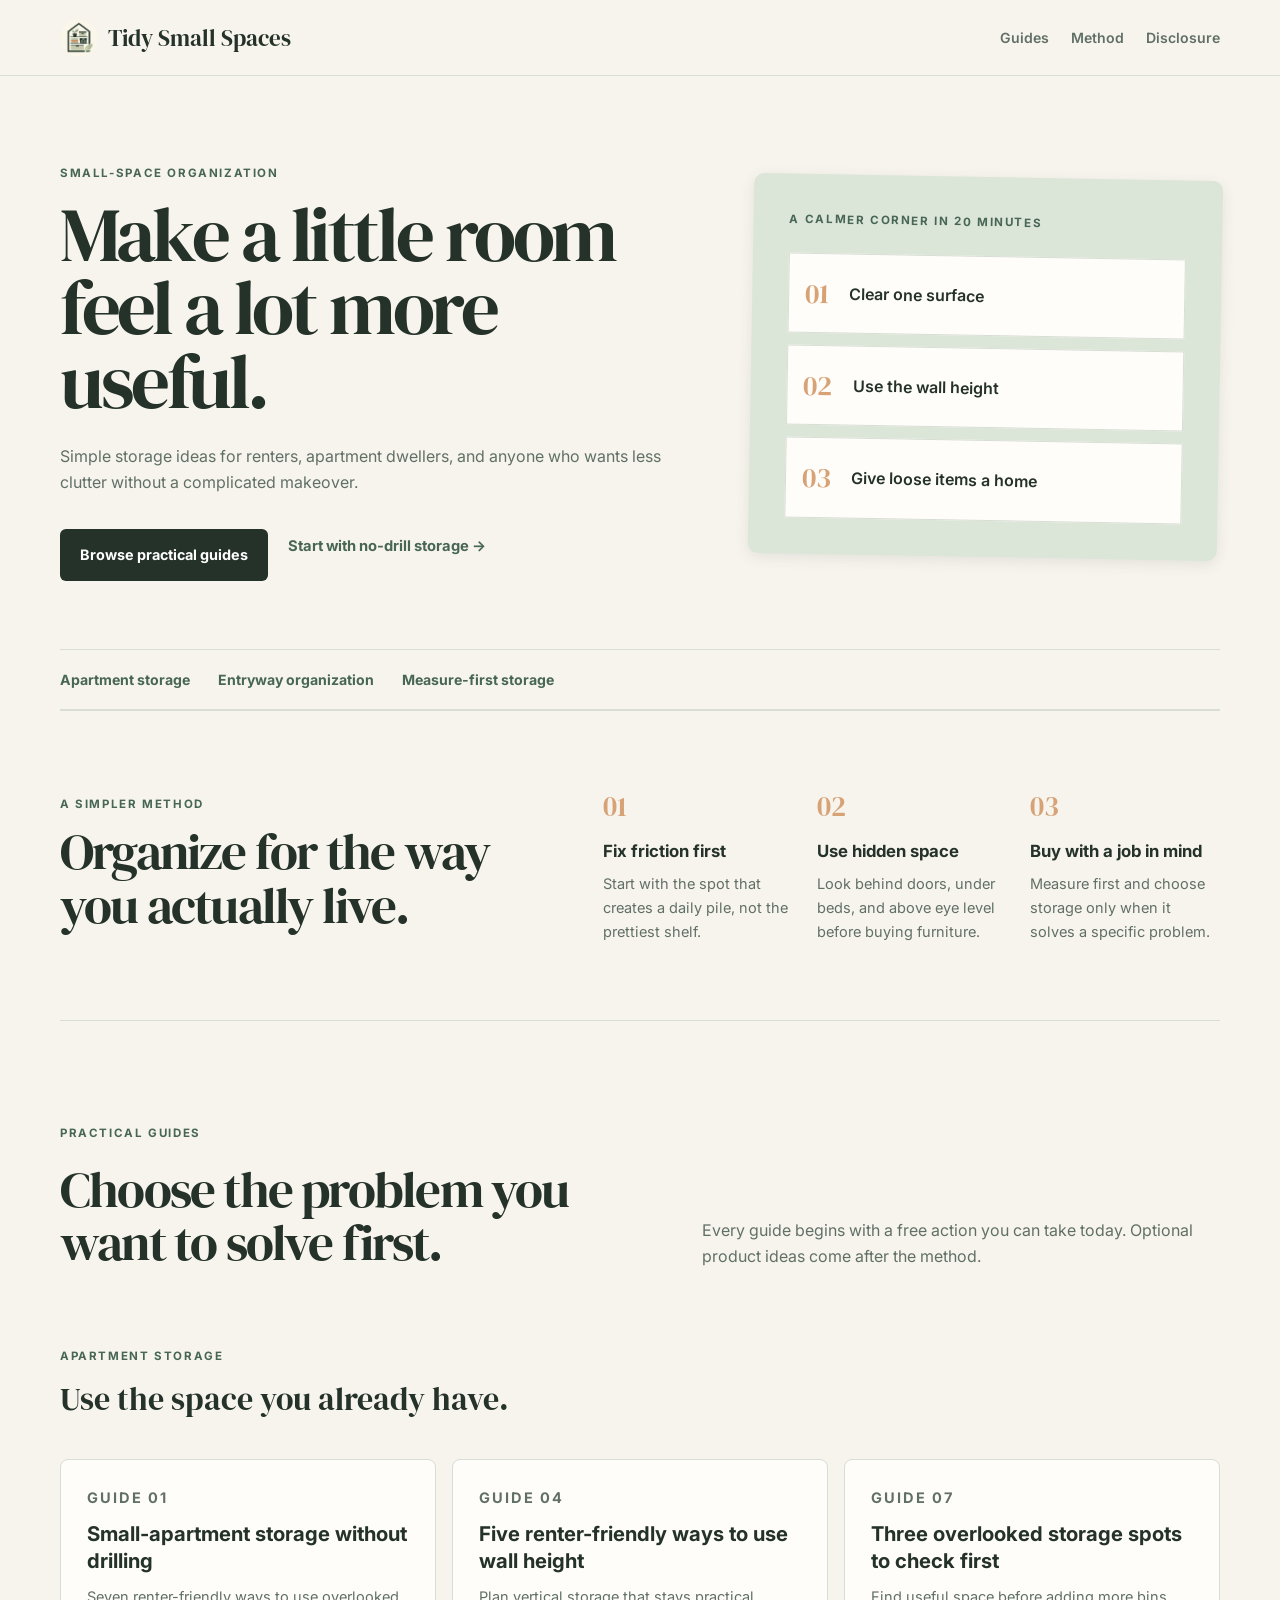
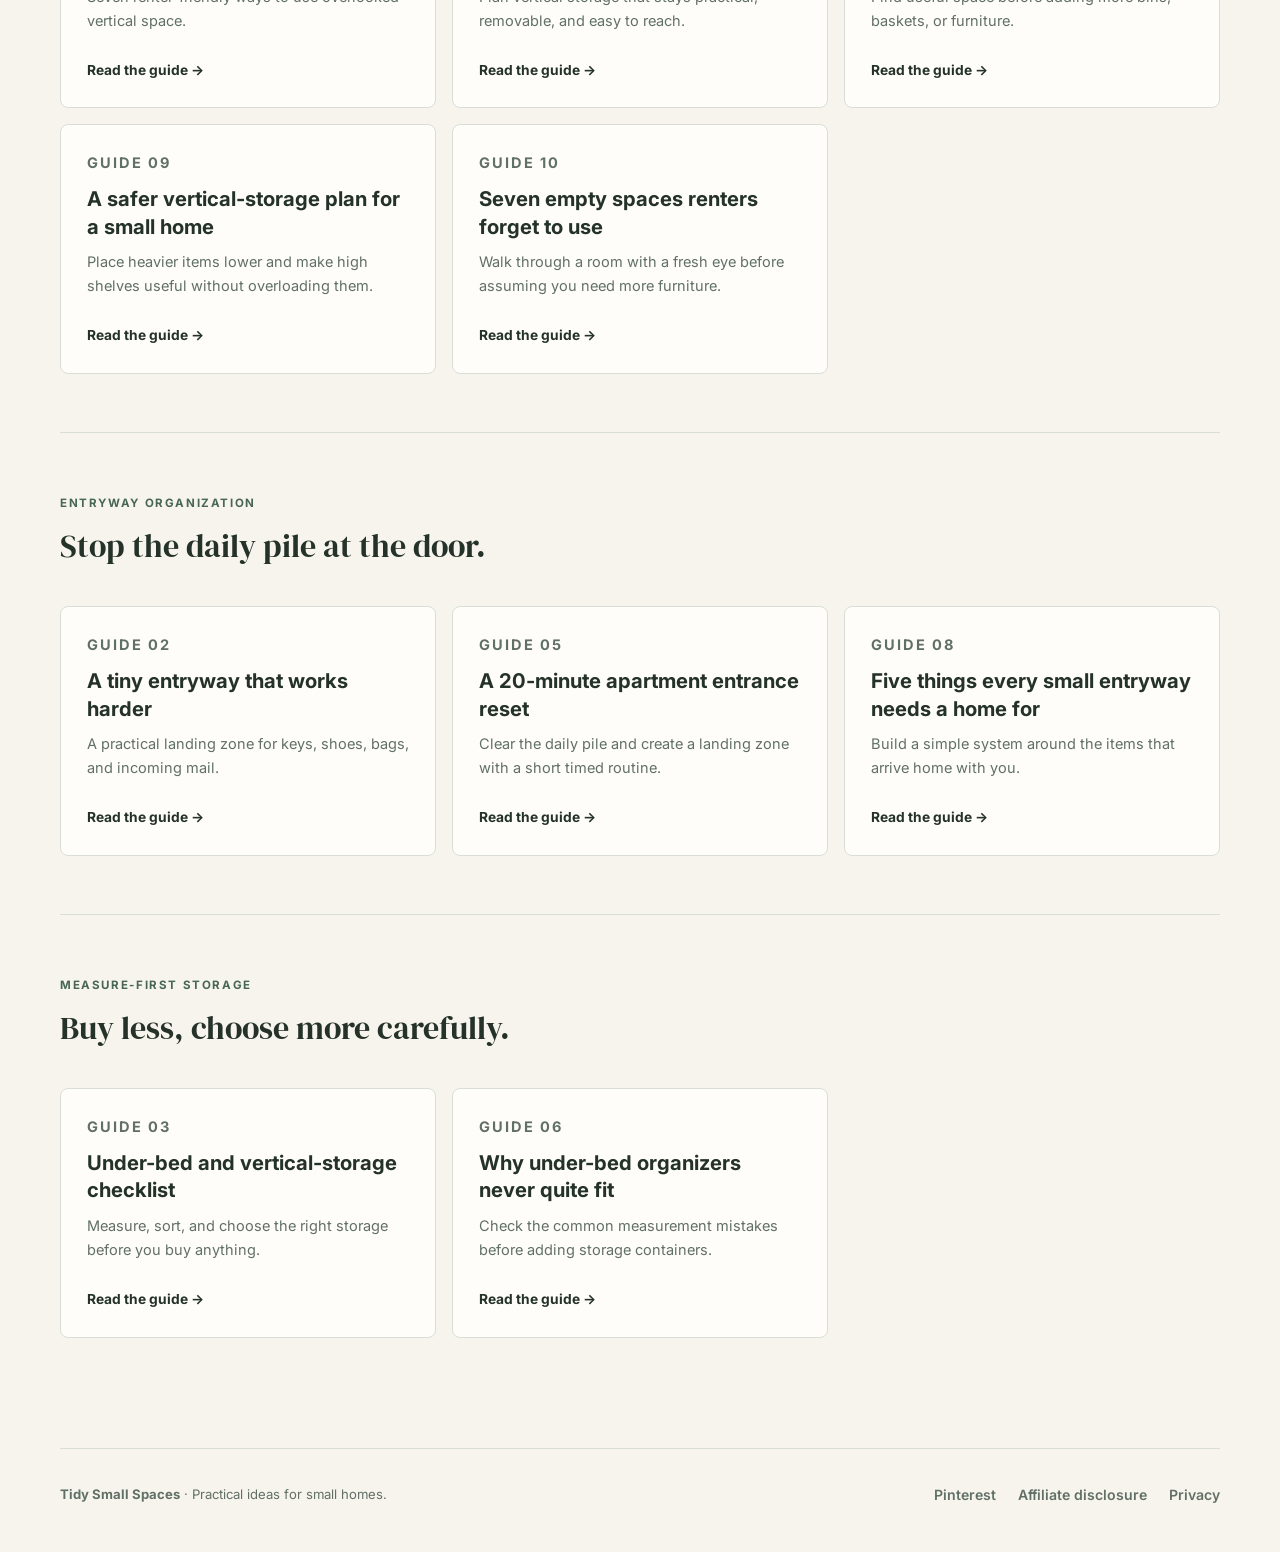
<file: index.html>
<!DOCTYPE html>
<html lang="en">
  <head>
    <meta charset="UTF-8" />
    <meta name="viewport" content="width=device-width, initial-scale=1.0" />
    <meta name="description" content="Practical, renter-friendly small-space organization ideas for calmer everyday living." />
    <title>Tidy Small Spaces | Practical organization ideas</title>
    <link rel="preconnect" href="https://fonts.googleapis.com" />
    <link rel="preconnect" href="https://fonts.gstatic.com" crossorigin />
    <link href="https://fonts.googleapis.com/css2?family=DM+Serif+Display&family=Inter:wght@400;500;600;700&display=swap" rel="stylesheet" />
    <link rel="stylesheet" href="styles.css" />
  </head>
  <body>
    <header class="site-header">
      <a class="brand" href="#top"><img src="assets/brand/tidy-small-spaces-profile-logo.png" alt="" />Tidy Small Spaces</a>
      <nav aria-label="Main navigation">
        <a href="#guides">Guides</a>
        <a href="#start-here">Method</a>
        <a href="disclosure.html">Disclosure</a>
      </nav>
    </header>

    <main id="top">
      <section class="hero">
        <div class="hero-copy">
          <p class="eyebrow">Small-space organization</p>
          <h1>Make a little room feel a lot more useful.</h1>
          <p class="hero-intro">Simple storage ideas for renters, apartment dwellers, and anyone who wants less clutter without a complicated makeover.</p>
          <div class="hero-actions">
            <a class="button" href="#guides">Browse practical guides</a>
            <a class="text-link" href="guides/no-drill-storage.html">Start with no-drill storage <span aria-hidden="true">&rarr;</span></a>
          </div>
        </div>
        <div class="hero-board" aria-label="A tidy home organization checklist">
          <span class="board-label">A calmer corner in 20 minutes</span>
          <div class="board-card"><span>01</span><p>Clear one surface</p></div>
          <div class="board-card"><span>02</span><p>Use the wall height</p></div>
          <div class="board-card"><span>03</span><p>Give loose items a home</p></div>
        </div>
      </section>

      <section class="topic-strip" aria-label="Browse by topic">
        <a href="#apartment-storage">Apartment storage</a>
        <a href="#entryway">Entryway organization</a>
        <a href="#measure-first">Measure-first storage</a>
      </section>

      <section class="principles" id="start-here">
        <div>
          <p class="eyebrow">A simpler method</p>
          <h2>Organize for the way you actually live.</h2>
        </div>
        <div class="principle-grid">
          <article><span>01</span><h3>Fix friction first</h3><p>Start with the spot that creates a daily pile, not the prettiest shelf.</p></article>
          <article><span>02</span><h3>Use hidden space</h3><p>Look behind doors, under beds, and above eye level before buying furniture.</p></article>
          <article><span>03</span><h3>Buy with a job in mind</h3><p>Measure first and choose storage only when it solves a specific problem.</p></article>
        </div>
      </section>

      <section class="guide-section" id="guides">
        <p class="eyebrow">Practical guides</p>
        <div class="section-heading">
          <h2>Choose the problem you want to solve first.</h2>
          <p>Every guide begins with a free action you can take today. Optional product ideas come after the method.</p>
        </div>

        <div class="guide-group" id="apartment-storage">
          <div class="guide-group-heading"><p class="eyebrow">Apartment storage</p><h3>Use the space you already have.</h3></div>
          <div class="guide-grid">
            <article class="guide-card"><p class="guide-number">Guide 01</p><h3>Small-apartment storage without drilling</h3><p>Seven renter-friendly ways to use overlooked vertical space.</p><a href="guides/no-drill-storage.html">Read the guide <span aria-hidden="true">&rarr;</span></a></article>
            <article class="guide-card"><p class="guide-number">Guide 04</p><h3>Five renter-friendly ways to use wall height</h3><p>Plan vertical storage that stays practical, removable, and easy to reach.</p><a href="guides/use-wall-height.html">Read the guide <span aria-hidden="true">&rarr;</span></a></article>
            <article class="guide-card"><p class="guide-number">Guide 07</p><h3>Three overlooked storage spots to check first</h3><p>Find useful space before adding more bins, baskets, or furniture.</p><a href="guides/overlooked-storage-spots.html">Read the guide <span aria-hidden="true">&rarr;</span></a></article>
            <article class="guide-card"><p class="guide-number">Guide 09</p><h3>A safer vertical-storage plan for a small home</h3><p>Place heavier items lower and make high shelves useful without overloading them.</p><a href="guides/safer-vertical-storage.html">Read the guide <span aria-hidden="true">&rarr;</span></a></article>
            <article class="guide-card"><p class="guide-number">Guide 10</p><h3>Seven empty spaces renters forget to use</h3><p>Walk through a room with a fresh eye before assuming you need more furniture.</p><a href="guides/empty-spaces.html">Read the guide <span aria-hidden="true">&rarr;</span></a></article>
          </div>
        </div>

        <div class="guide-group" id="entryway">
          <div class="guide-group-heading"><p class="eyebrow">Entryway organization</p><h3>Stop the daily pile at the door.</h3></div>
          <div class="guide-grid">
            <article class="guide-card"><p class="guide-number">Guide 02</p><h3>A tiny entryway that works harder</h3><p>A practical landing zone for keys, shoes, bags, and incoming mail.</p><a href="guides/tiny-entryway.html">Read the guide <span aria-hidden="true">&rarr;</span></a></article>
            <article class="guide-card"><p class="guide-number">Guide 05</p><h3>A 20-minute apartment entrance reset</h3><p>Clear the daily pile and create a landing zone with a short timed routine.</p><a href="guides/entryway-reset.html">Read the guide <span aria-hidden="true">&rarr;</span></a></article>
            <article class="guide-card"><p class="guide-number">Guide 08</p><h3>Five things every small entryway needs a home for</h3><p>Build a simple system around the items that arrive home with you.</p><a href="guides/entryway-categories.html">Read the guide <span aria-hidden="true">&rarr;</span></a></article>
          </div>
        </div>

        <div class="guide-group" id="measure-first">
          <div class="guide-group-heading"><p class="eyebrow">Measure-first storage</p><h3>Buy less, choose more carefully.</h3></div>
          <div class="guide-grid">
            <article class="guide-card"><p class="guide-number">Guide 03</p><h3>Under-bed and vertical-storage checklist</h3><p>Measure, sort, and choose the right storage before you buy anything.</p><a href="guides/storage-checklist.html">Read the guide <span aria-hidden="true">&rarr;</span></a></article>
            <article class="guide-card"><p class="guide-number">Guide 06</p><h3>Why under-bed organizers never quite fit</h3><p>Check the common measurement mistakes before adding storage containers.</p><a href="guides/under-bed-fit.html">Read the guide <span aria-hidden="true">&rarr;</span></a></article>
          </div>
        </div>
      </section>
    </main>

    <footer>
      <p><strong>Tidy Small Spaces</strong> &middot; Practical ideas for small homes.</p>
      <div><a href="https://www.pinterest.com/tidysmallspaces/">Pinterest</a><a href="disclosure.html">Affiliate disclosure</a><a href="privacy.html">Privacy</a></div>
    </footer>
  </body>
</html>
</file>
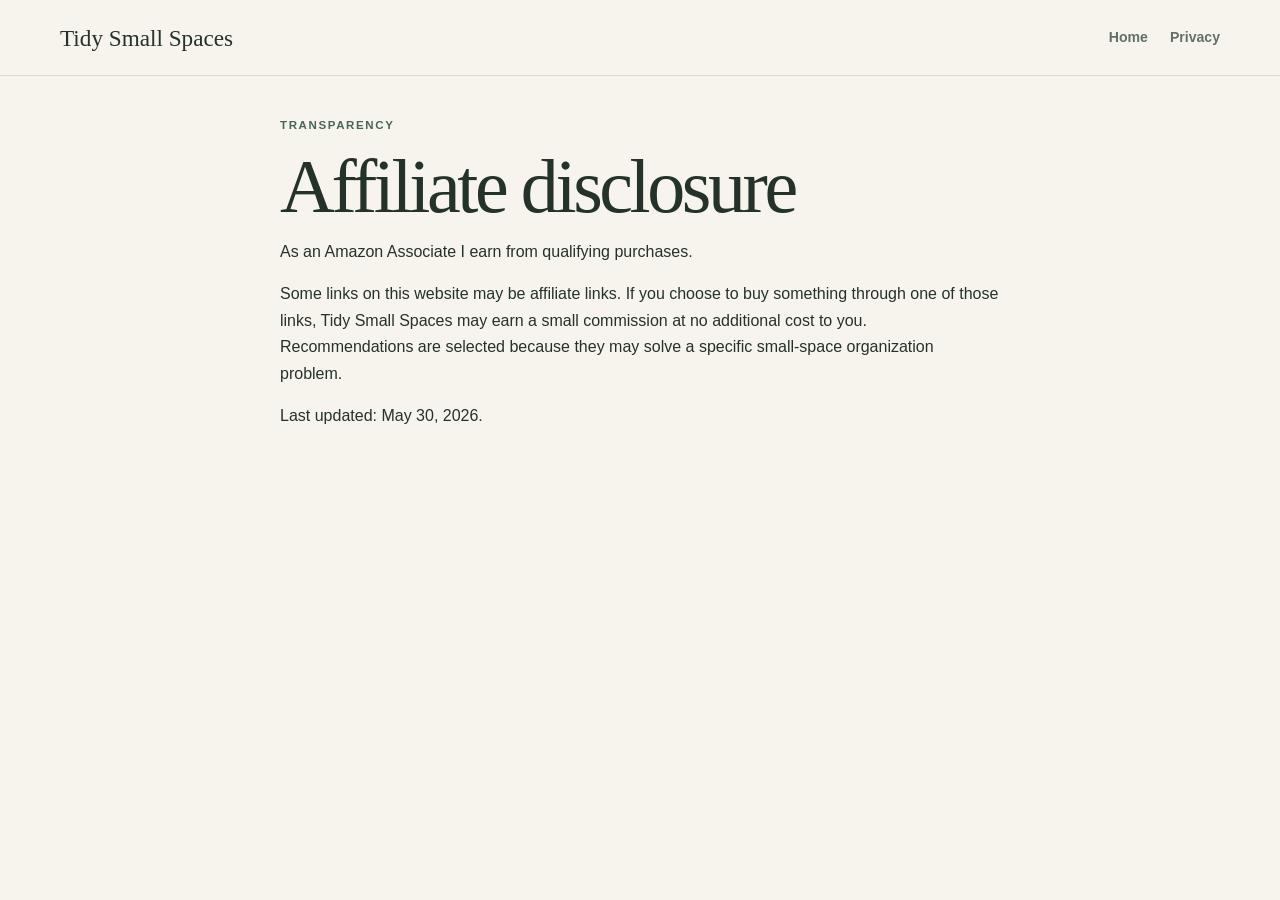
<file: disclosure.html>
<!DOCTYPE html>
<html lang="en">
  <head>
    <meta charset="UTF-8" />
    <meta name="viewport" content="width=device-width, initial-scale=1.0" />
    <title>Affiliate Disclosure | Tidy Small Spaces</title>
    <link rel="stylesheet" href="styles.css" />
  </head>
  <body>
    <header class="site-header">
      <a class="brand" href="index.html">Tidy Small Spaces</a>
      <nav aria-label="Main navigation"><a href="index.html">Home</a><a href="privacy.html">Privacy</a></nav>
    </header>
    <main class="article-shell">
      <p class="eyebrow">Transparency</p>
      <h1>Affiliate disclosure</h1>
      <p>As an Amazon Associate I earn from qualifying purchases.</p>
      <p>
        Some links on this website may be affiliate links. If you choose to buy
        something through one of those links, Tidy Small Spaces may earn a small
        commission at no additional cost to you. Recommendations are selected
        because they may solve a specific small-space organization problem.
      </p>
      <p>Last updated: May 30, 2026.</p>
    </main>
  </body>
</html>
</file>
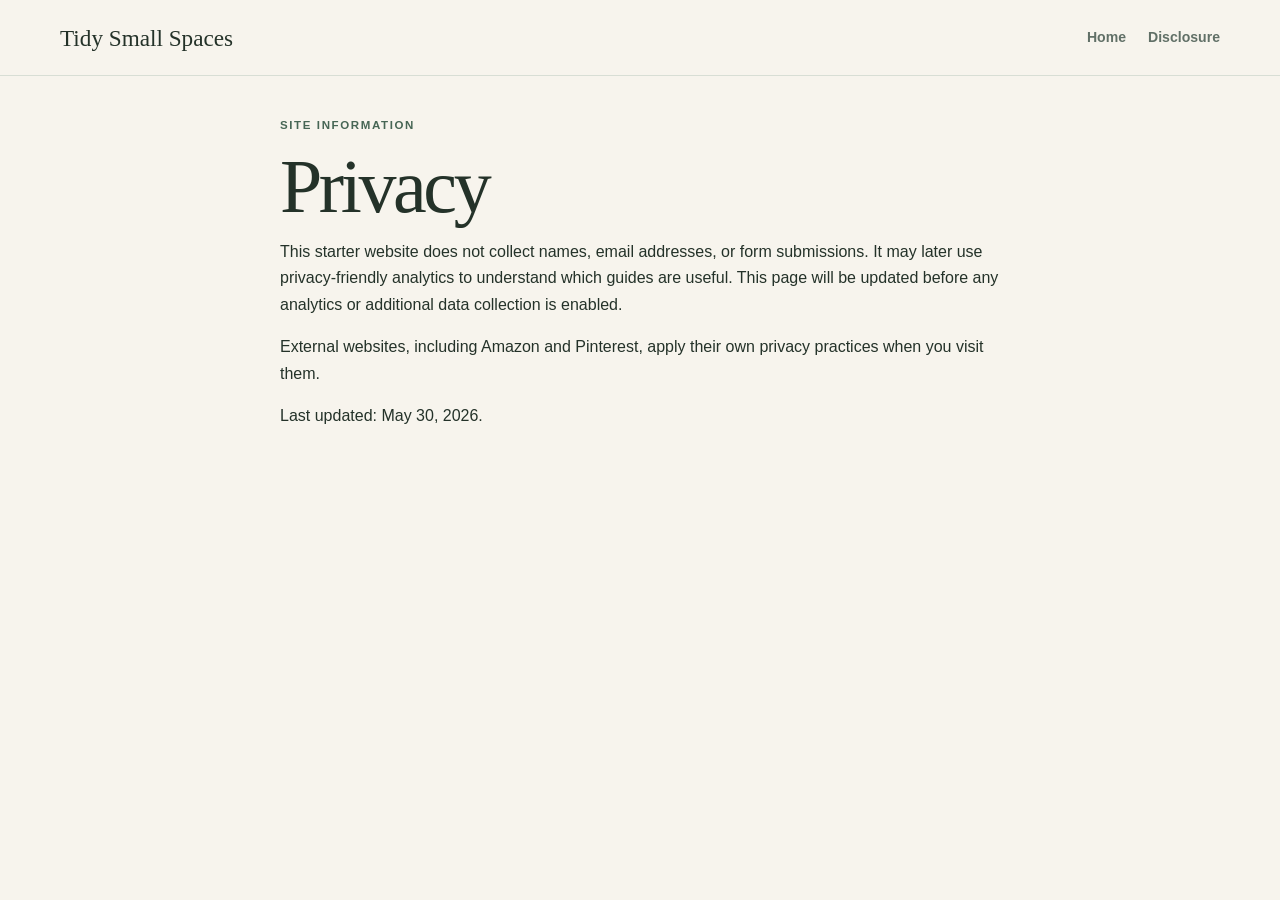
<file: privacy.html>
<!DOCTYPE html>
<html lang="en">
  <head>
    <meta charset="UTF-8" />
    <meta name="viewport" content="width=device-width, initial-scale=1.0" />
    <title>Privacy | Tidy Small Spaces</title>
    <link rel="stylesheet" href="styles.css" />
  </head>
  <body>
    <header class="site-header">
      <a class="brand" href="index.html">Tidy Small Spaces</a>
      <nav aria-label="Main navigation"><a href="index.html">Home</a><a href="disclosure.html">Disclosure</a></nav>
    </header>
    <main class="article-shell">
      <p class="eyebrow">Site information</p>
      <h1>Privacy</h1>
      <p>
        This starter website does not collect names, email addresses, or form
        submissions. It may later use privacy-friendly analytics to understand
        which guides are useful. This page will be updated before any analytics
        or additional data collection is enabled.
      </p>
      <p>
        External websites, including Amazon and Pinterest, apply their own
        privacy practices when you visit them.
      </p>
      <p>Last updated: May 30, 2026.</p>
    </main>
  </body>
</html>
</file>
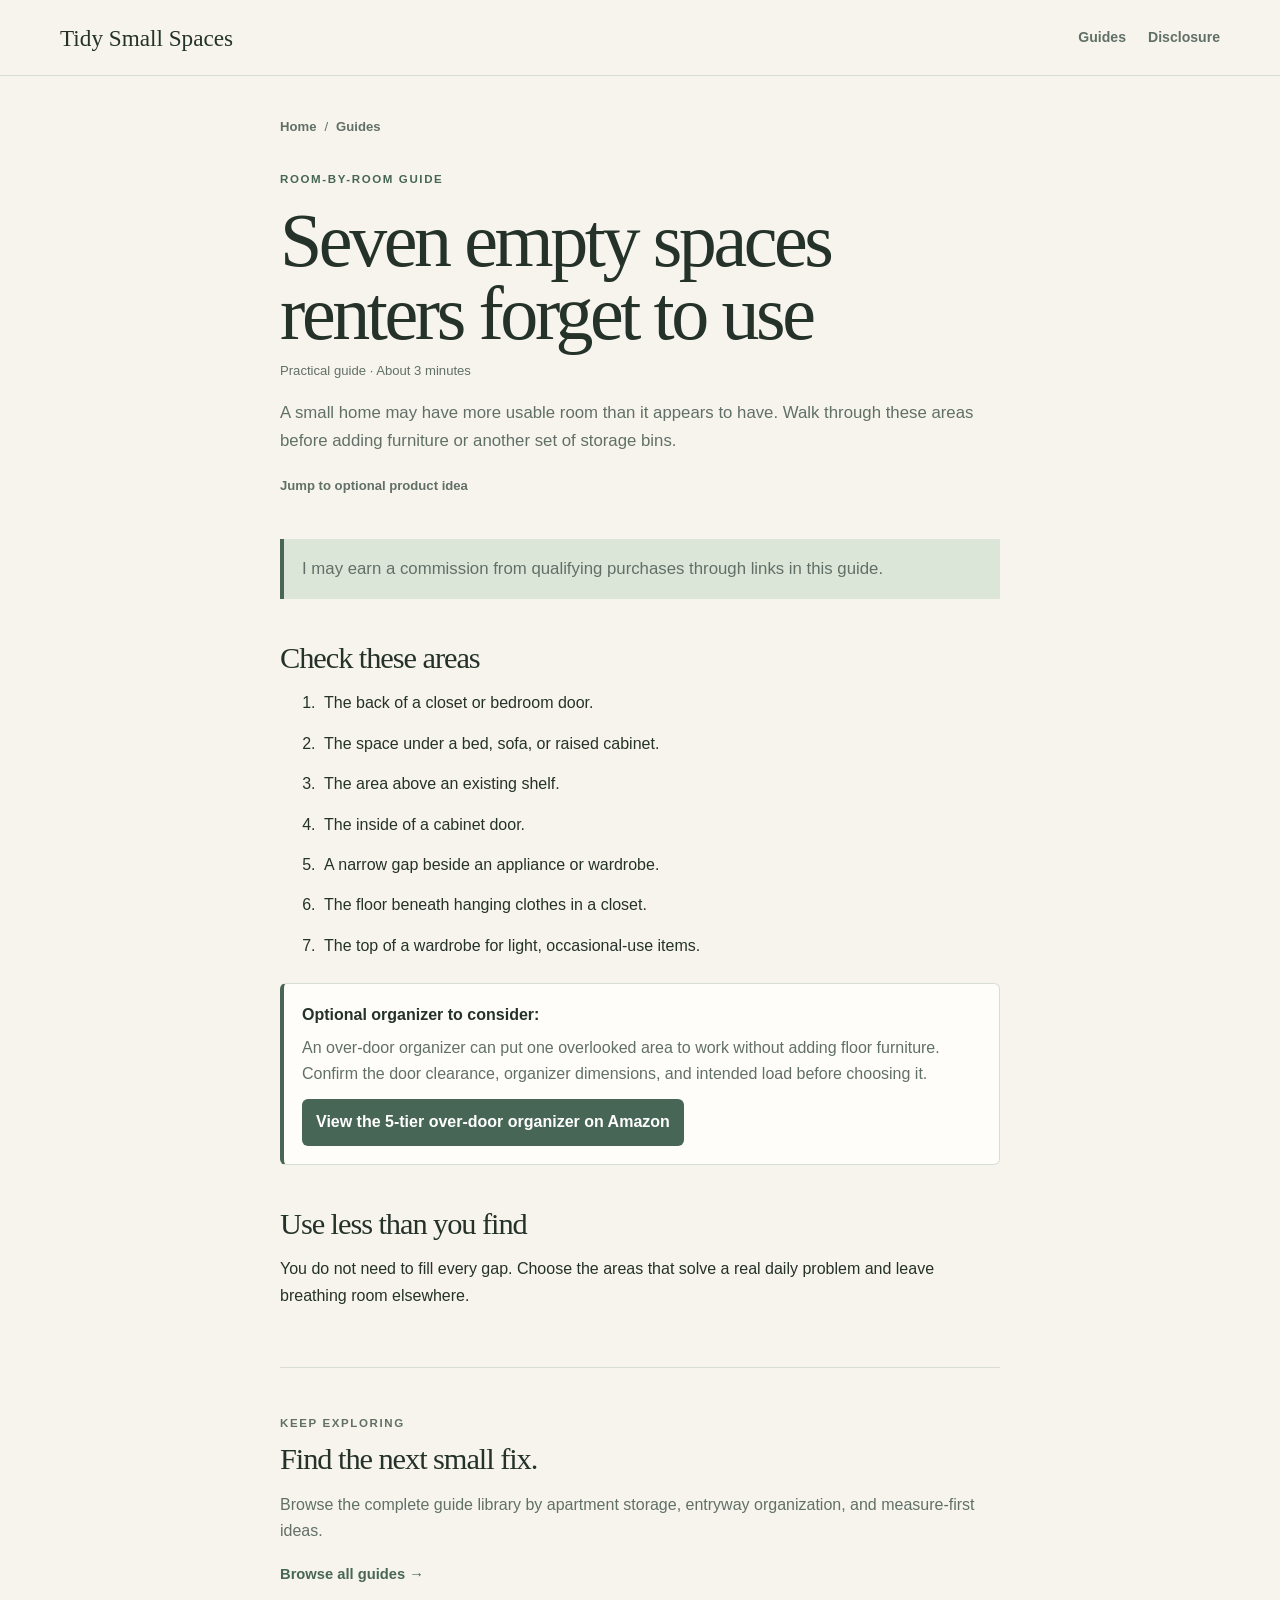
<file: guides/empty-spaces.html>
<!DOCTYPE html>
<html lang="en"><head><meta charset="UTF-8" /><meta name="viewport" content="width=device-width, initial-scale=1.0" /><title>Seven Empty Spaces Renters Forget to Use | Tidy Small Spaces</title><link rel="stylesheet" href="../styles.css" /></head>
<body><header class="site-header"><a class="brand" href="../index.html">Tidy Small Spaces</a><nav><a href="../index.html#guides">Guides</a><a href="../disclosure.html">Disclosure</a></nav></header>
<main class="article-shell"><p class="eyebrow">Room-by-room guide</p><h1>Seven empty spaces renters forget to use</h1>
<p class="article-intro">A small home may have more usable room than it appears to have. Walk through these areas before adding furniture or another set of storage bins.</p>
<p class="note">I may earn a commission from qualifying purchases through links in this guide.</p>
<h2>Check these areas</h2><ol><li>The back of a closet or bedroom door.</li><li>The space under a bed, sofa, or raised cabinet.</li><li>The area above an existing shelf.</li><li>The inside of a cabinet door.</li><li>A narrow gap beside an appliance or wardrobe.</li><li>The floor beneath hanging clothes in a closet.</li><li>The top of a wardrobe for light, occasional-use items.</li></ol>
<div class="amazon-recommendation"><strong>Optional organizer to consider:</strong><p>An over-door organizer can put one overlooked area to work without adding floor furniture. Confirm the door clearance, organizer dimensions, and intended load before choosing it.</p><a href="https://amzn.to/4dJrKDO" rel="sponsored noopener" target="_blank">View the 5-tier over-door organizer on Amazon</a></div>
<h2>Use less than you find</h2><p>You do not need to fill every gap. Choose the areas that solve a real daily problem and leave breathing room elsewhere.</p></main><script src="../article.js"></script></body></html>
</file>
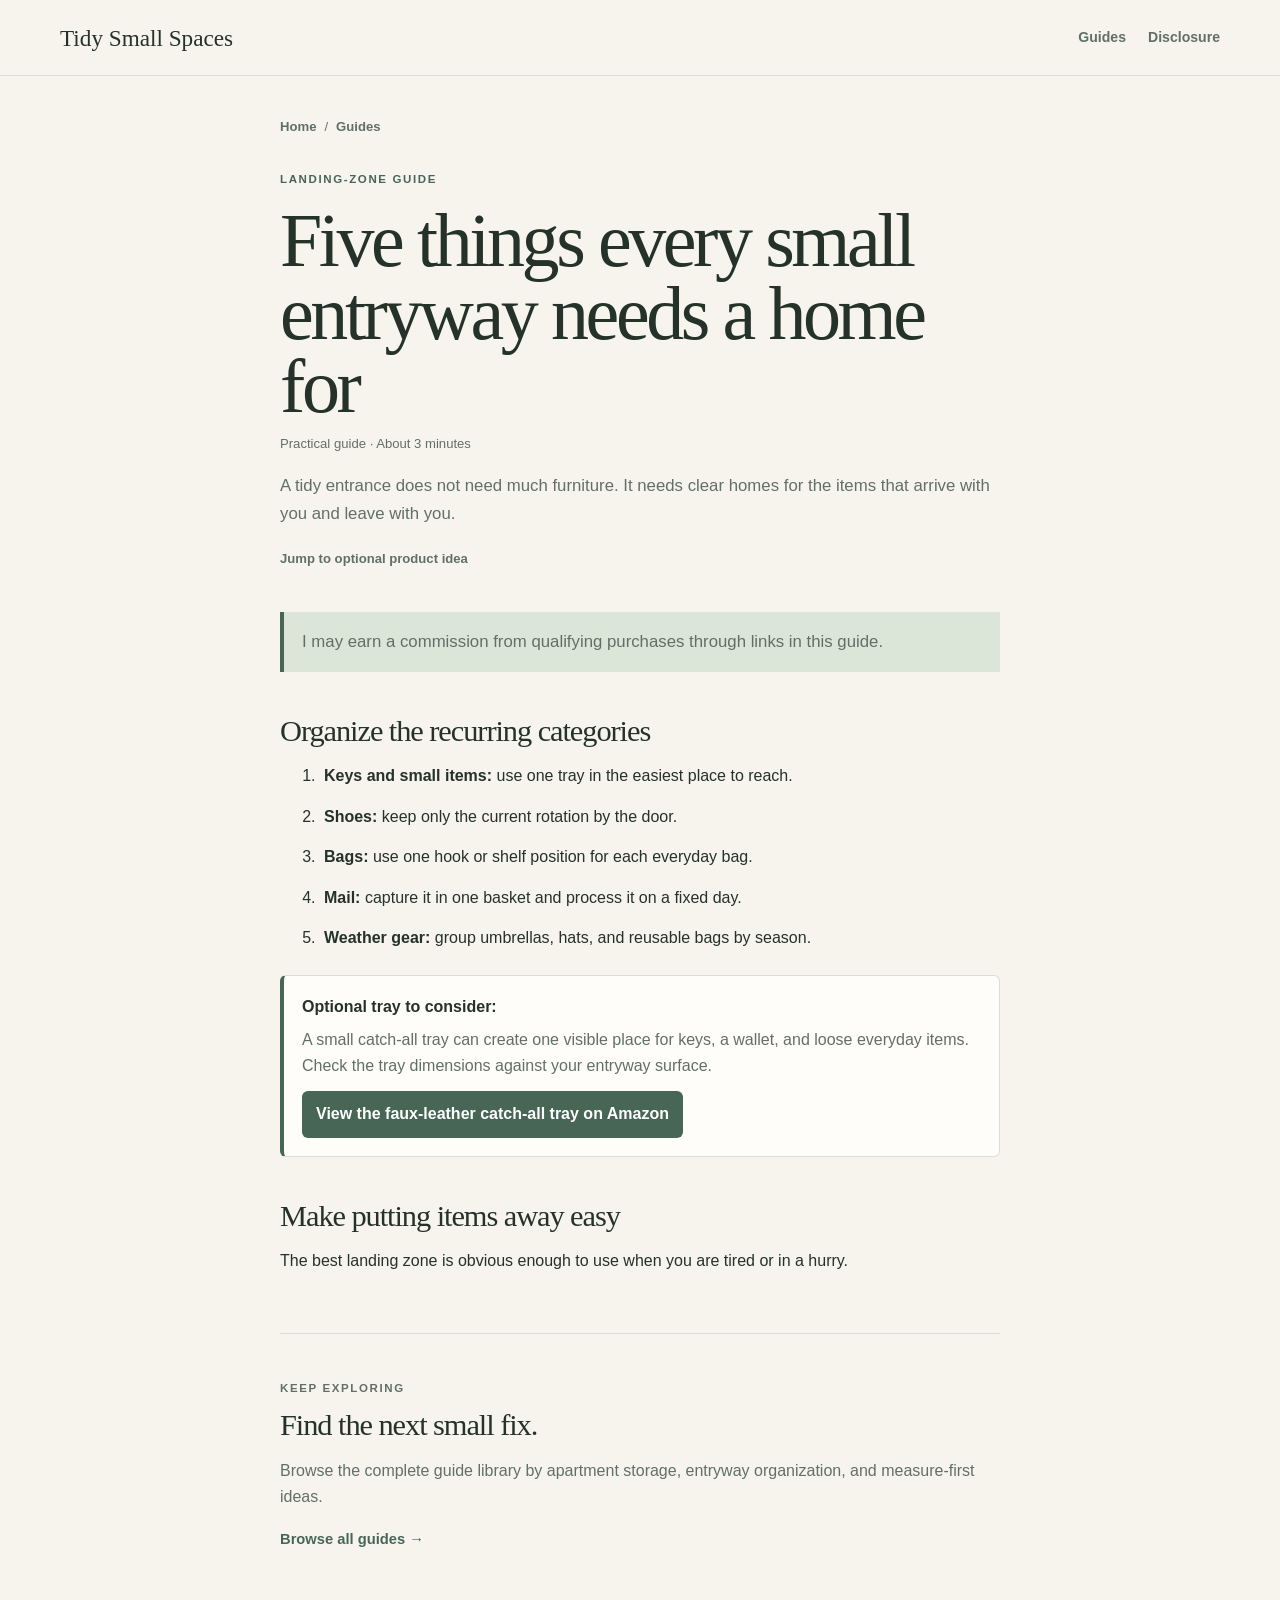
<file: guides/entryway-categories.html>
<!DOCTYPE html>
<html lang="en"><head><meta charset="UTF-8" /><meta name="viewport" content="width=device-width, initial-scale=1.0" /><title>Five Things Every Small Entryway Needs a Home For | Tidy Small Spaces</title><link rel="stylesheet" href="../styles.css" /></head>
<body><header class="site-header"><a class="brand" href="../index.html">Tidy Small Spaces</a><nav><a href="../index.html#guides">Guides</a><a href="../disclosure.html">Disclosure</a></nav></header>
<main class="article-shell"><p class="eyebrow">Landing-zone guide</p><h1>Five things every small entryway needs a home for</h1>
<p class="article-intro">A tidy entrance does not need much furniture. It needs clear homes for the items that arrive with you and leave with you.</p>
<p class="note">I may earn a commission from qualifying purchases through links in this guide.</p>
<h2>Organize the recurring categories</h2><ol><li><strong>Keys and small items:</strong> use one tray in the easiest place to reach.</li><li><strong>Shoes:</strong> keep only the current rotation by the door.</li><li><strong>Bags:</strong> use one hook or shelf position for each everyday bag.</li><li><strong>Mail:</strong> capture it in one basket and process it on a fixed day.</li><li><strong>Weather gear:</strong> group umbrellas, hats, and reusable bags by season.</li></ol>
<div class="amazon-recommendation"><strong>Optional tray to consider:</strong><p>A small catch-all tray can create one visible place for keys, a wallet, and loose everyday items. Check the tray dimensions against your entryway surface.</p><a href="https://amzn.to/3S9axwq" rel="sponsored noopener" target="_blank">View the faux-leather catch-all tray on Amazon</a></div>
<h2>Make putting items away easy</h2><p>The best landing zone is obvious enough to use when you are tired or in a hurry.</p></main><script src="../article.js"></script></body></html>
</file>
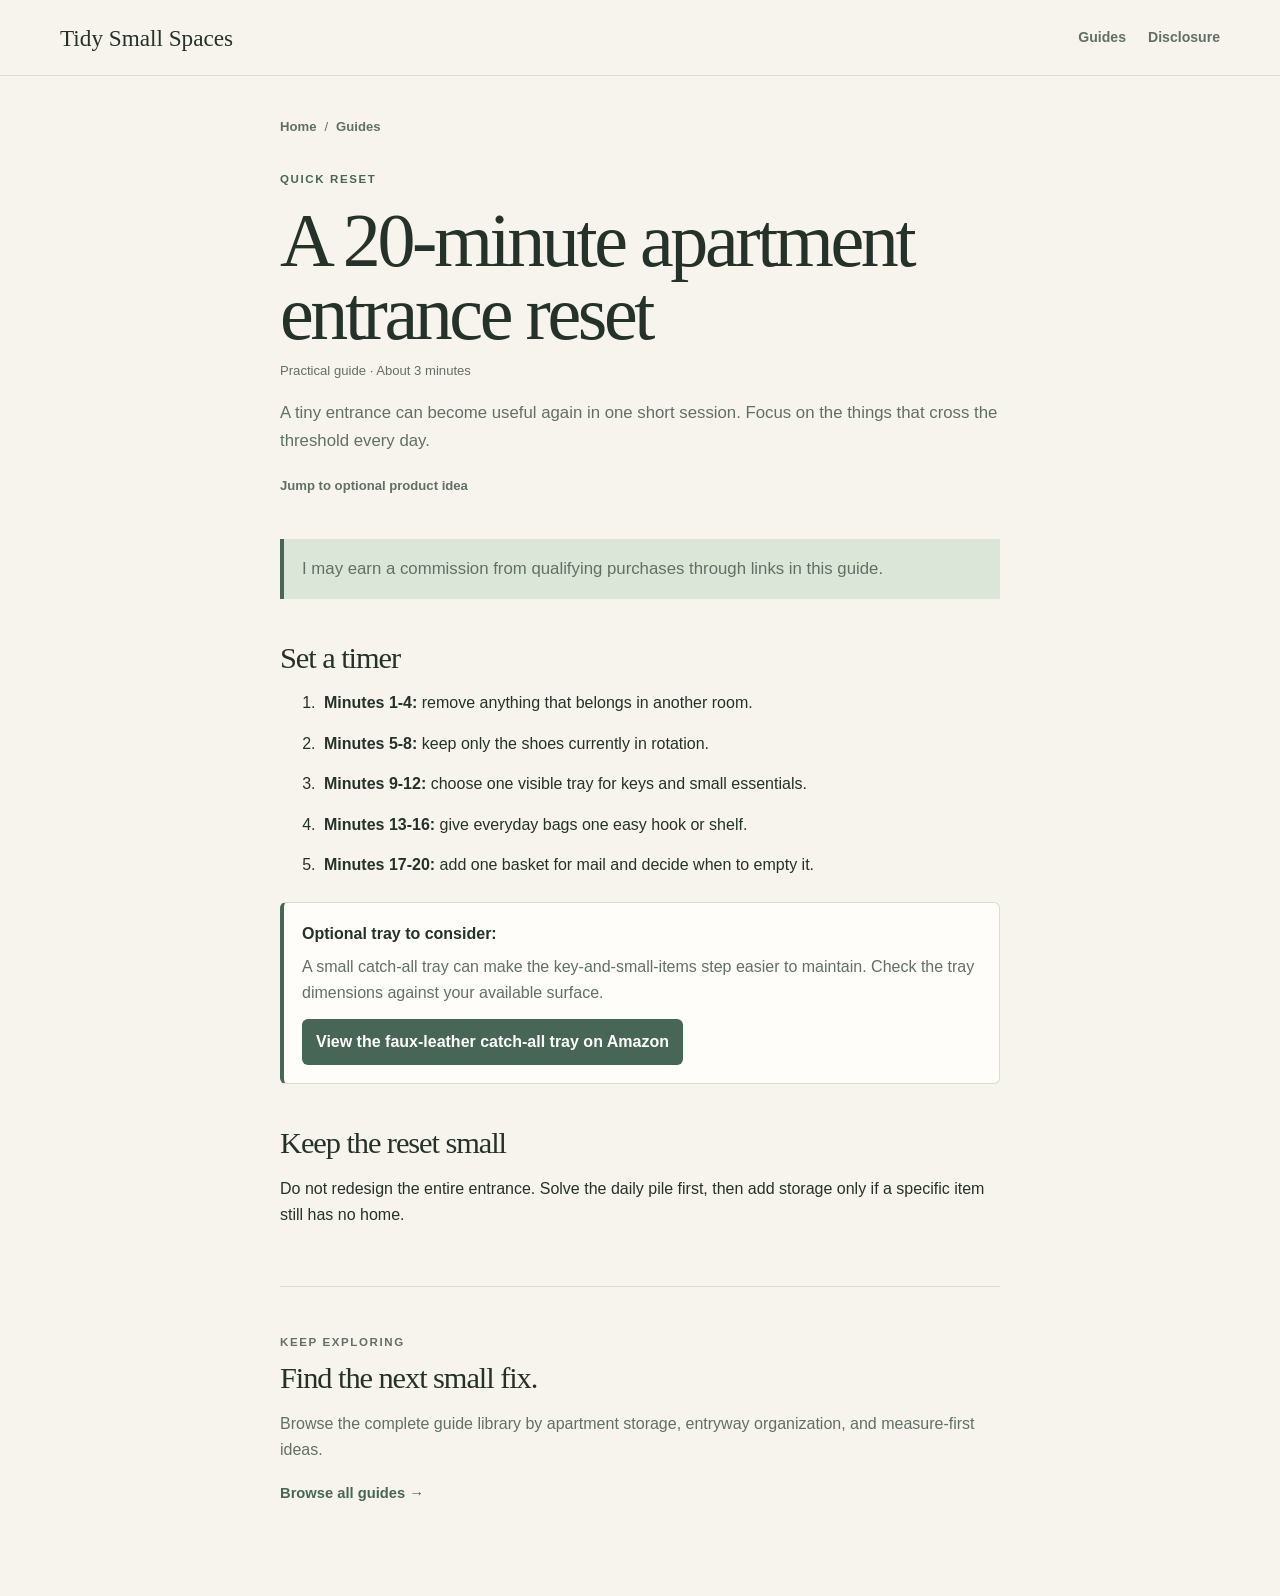
<file: guides/entryway-reset.html>
<!DOCTYPE html>
<html lang="en"><head><meta charset="UTF-8" /><meta name="viewport" content="width=device-width, initial-scale=1.0" /><title>A 20-Minute Apartment Entrance Reset | Tidy Small Spaces</title><link rel="stylesheet" href="../styles.css" /></head>
<body><header class="site-header"><a class="brand" href="../index.html">Tidy Small Spaces</a><nav><a href="../index.html#guides">Guides</a><a href="../disclosure.html">Disclosure</a></nav></header>
<main class="article-shell"><p class="eyebrow">Quick reset</p><h1>A 20-minute apartment entrance reset</h1>
<p class="article-intro">A tiny entrance can become useful again in one short session. Focus on the things that cross the threshold every day.</p>
<p class="note">I may earn a commission from qualifying purchases through links in this guide.</p>
<h2>Set a timer</h2><ol><li><strong>Minutes 1-4:</strong> remove anything that belongs in another room.</li><li><strong>Minutes 5-8:</strong> keep only the shoes currently in rotation.</li><li><strong>Minutes 9-12:</strong> choose one visible tray for keys and small essentials.</li><li><strong>Minutes 13-16:</strong> give everyday bags one easy hook or shelf.</li><li><strong>Minutes 17-20:</strong> add one basket for mail and decide when to empty it.</li></ol>
<div class="amazon-recommendation"><strong>Optional tray to consider:</strong><p>A small catch-all tray can make the key-and-small-items step easier to maintain. Check the tray dimensions against your available surface.</p><a href="https://amzn.to/3S9axwq" rel="sponsored noopener" target="_blank">View the faux-leather catch-all tray on Amazon</a></div>
<h2>Keep the reset small</h2><p>Do not redesign the entire entrance. Solve the daily pile first, then add storage only if a specific item still has no home.</p></main><script src="../article.js"></script></body></html>
</file>
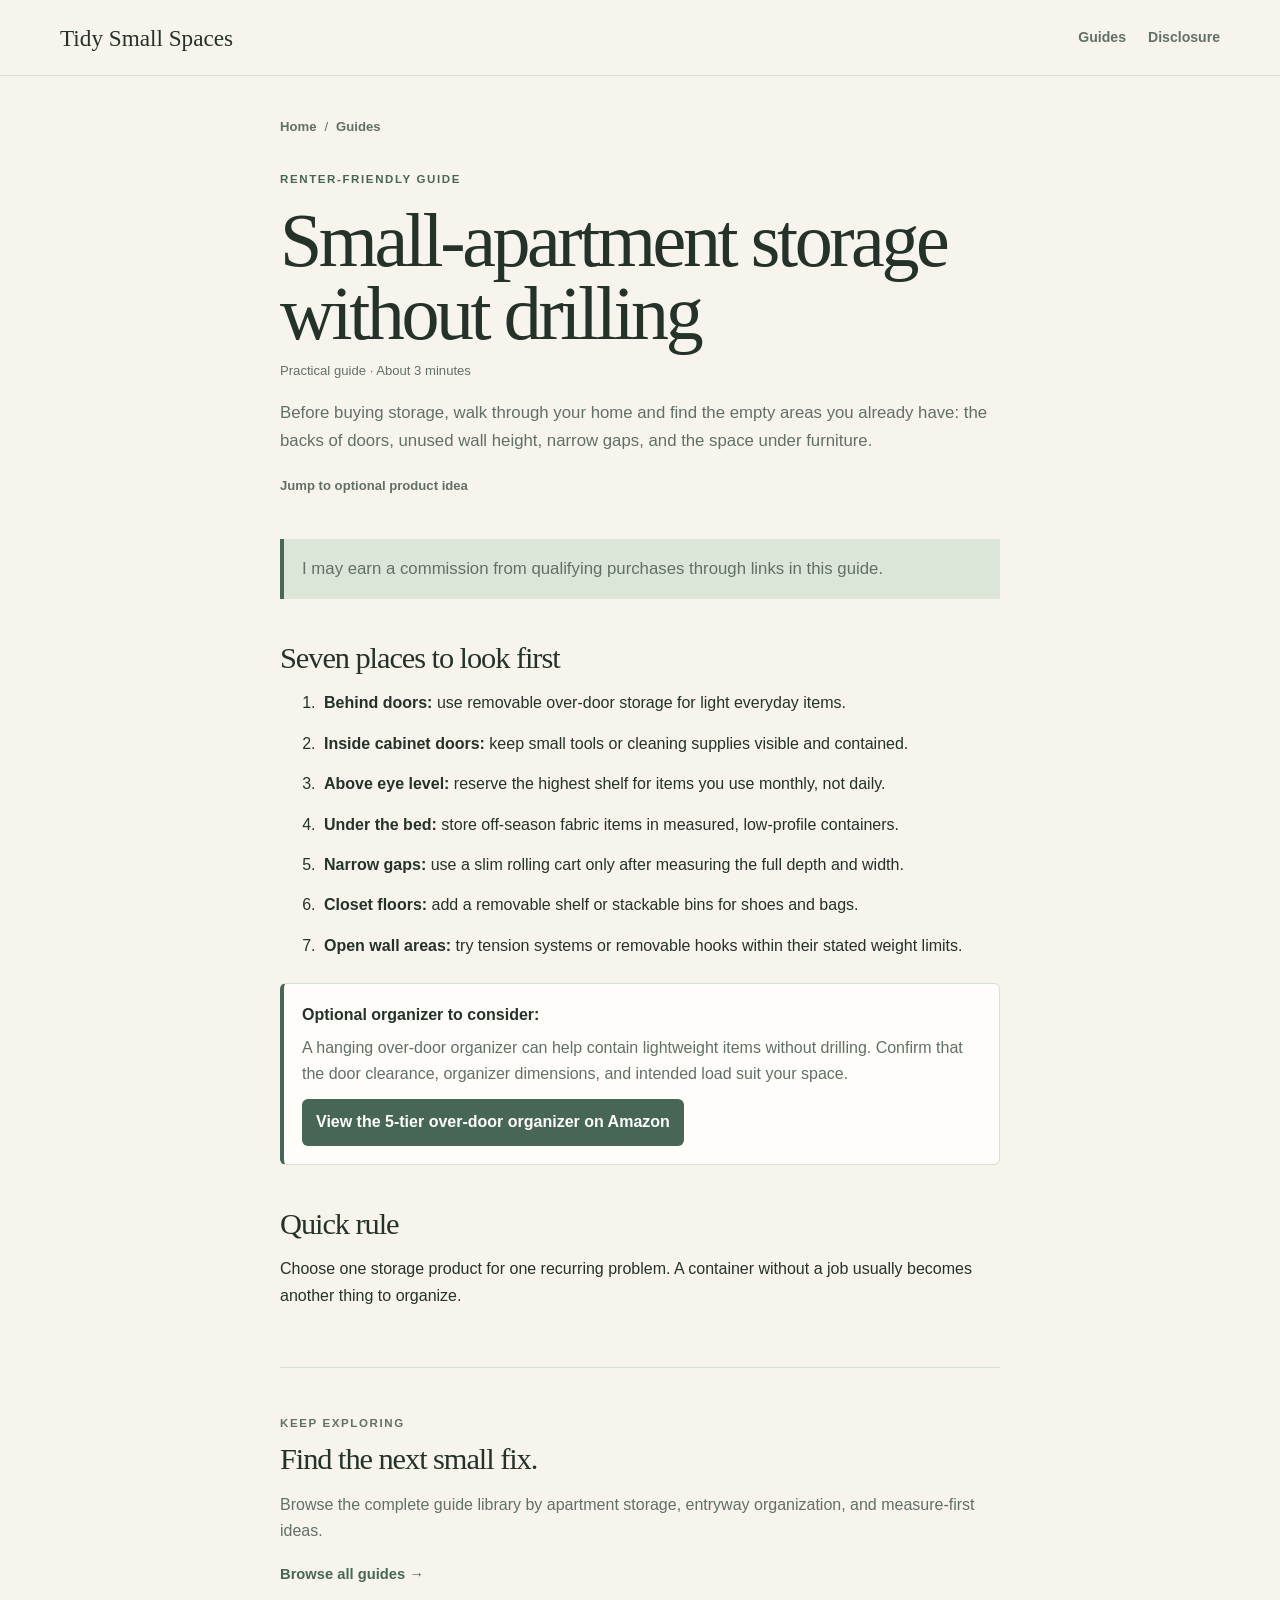
<file: guides/no-drill-storage.html>
<!DOCTYPE html>
<html lang="en">
  <head>
    <meta charset="UTF-8" />
    <meta name="viewport" content="width=device-width, initial-scale=1.0" />
    <title>Small-Apartment Storage Without Drilling | Tidy Small Spaces</title>
    <link rel="stylesheet" href="../styles.css" />
  </head>
  <body>
    <header class="site-header"><a class="brand" href="../index.html">Tidy Small Spaces</a><nav><a href="../index.html#guides">Guides</a><a href="../disclosure.html">Disclosure</a></nav></header>
    <main class="article-shell">
      <p class="eyebrow">Renter-friendly guide</p>
      <h1>Small-apartment storage without drilling</h1>
      <p class="article-intro">Before buying storage, walk through your home and find the empty areas you already have: the backs of doors, unused wall height, narrow gaps, and the space under furniture.</p>
      <p class="note">I may earn a commission from qualifying purchases through links in this guide.</p>
      <h2>Seven places to look first</h2>
      <ol>
        <li><strong>Behind doors:</strong> use removable over-door storage for light everyday items.</li>
        <li><strong>Inside cabinet doors:</strong> keep small tools or cleaning supplies visible and contained.</li>
        <li><strong>Above eye level:</strong> reserve the highest shelf for items you use monthly, not daily.</li>
        <li><strong>Under the bed:</strong> store off-season fabric items in measured, low-profile containers.</li>
        <li><strong>Narrow gaps:</strong> use a slim rolling cart only after measuring the full depth and width.</li>
        <li><strong>Closet floors:</strong> add a removable shelf or stackable bins for shoes and bags.</li>
        <li><strong>Open wall areas:</strong> try tension systems or removable hooks within their stated weight limits.</li>
      </ol>
      <div class="amazon-recommendation">
        <strong>Optional organizer to consider:</strong>
        <p>A hanging over-door organizer can help contain lightweight items without drilling. Confirm that the door clearance, organizer dimensions, and intended load suit your space.</p>
        <a href="https://amzn.to/4dJrKDO" rel="sponsored noopener" target="_blank">View the 5-tier over-door organizer on Amazon</a>
      </div>
      <h2>Quick rule</h2>
      <p>Choose one storage product for one recurring problem. A container without a job usually becomes another thing to organize.</p>
    </main>
  <script src="../article.js"></script></body>
</html>
</file>
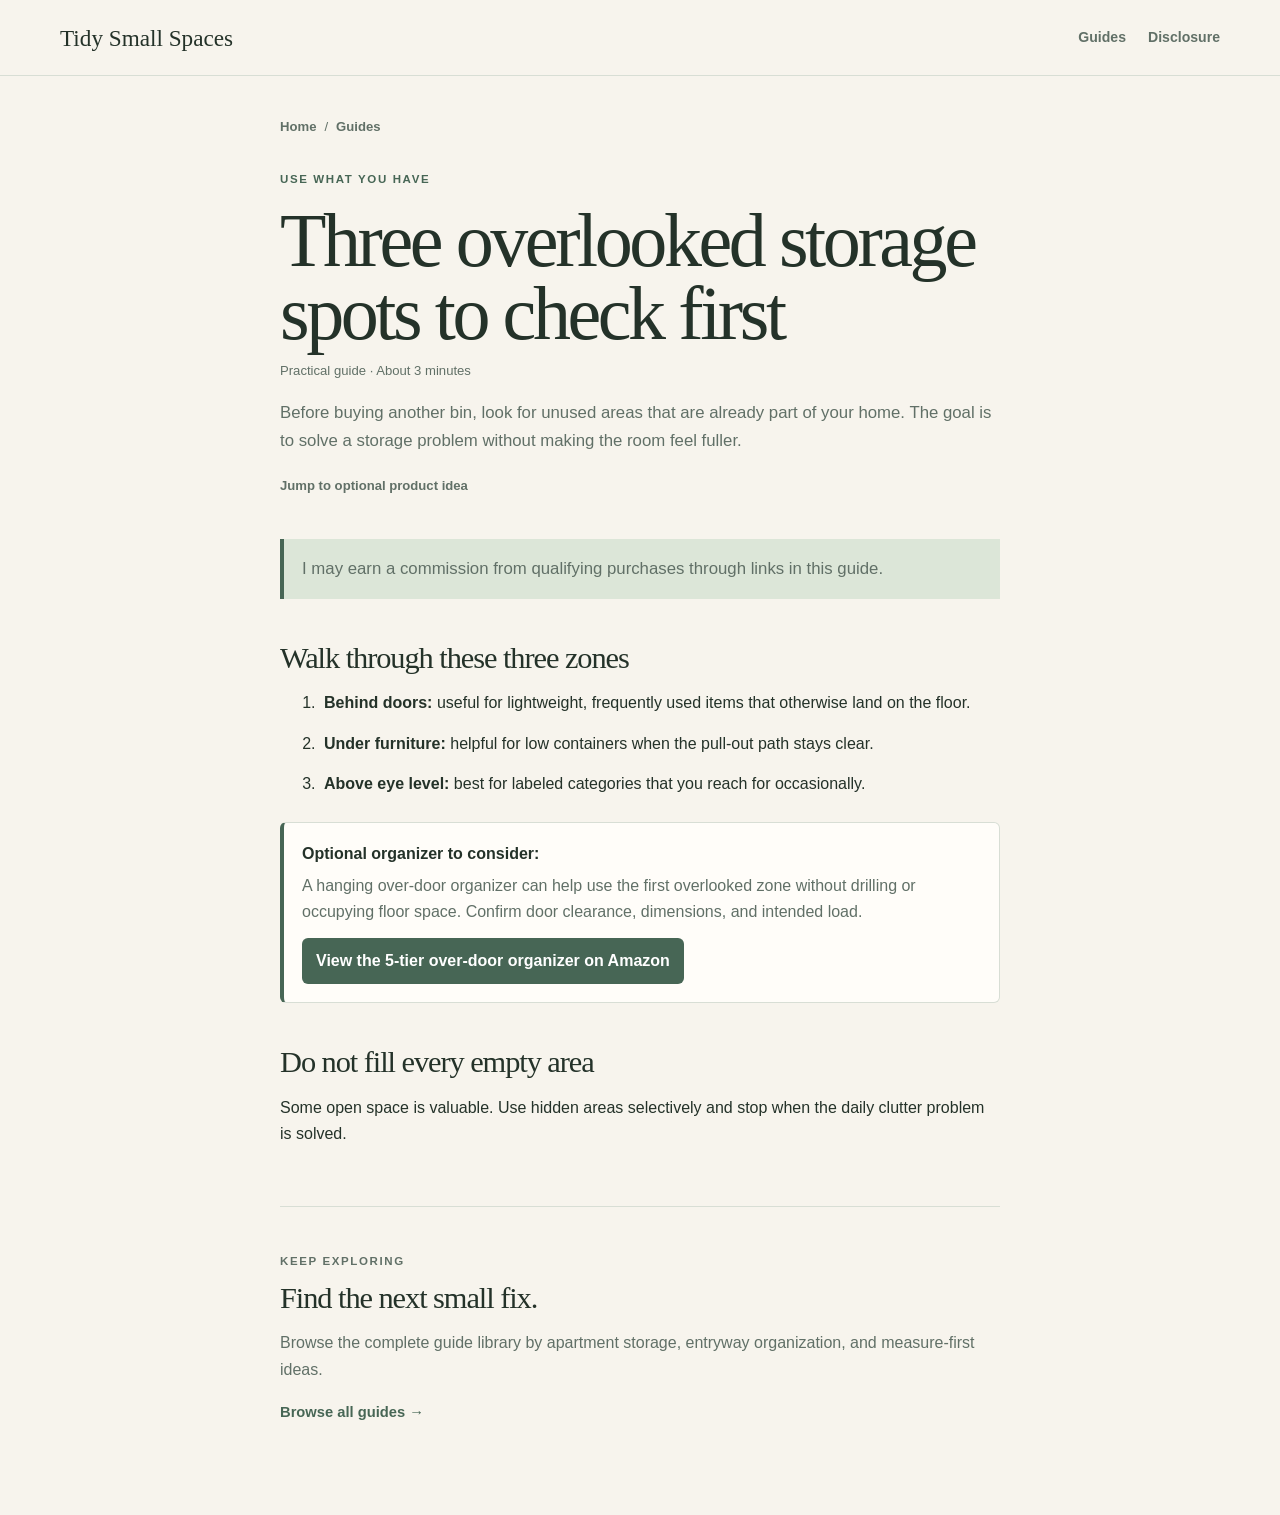
<file: guides/overlooked-storage-spots.html>
<!DOCTYPE html>
<html lang="en"><head><meta charset="UTF-8" /><meta name="viewport" content="width=device-width, initial-scale=1.0" /><title>Three Overlooked Storage Spots to Check First | Tidy Small Spaces</title><link rel="stylesheet" href="../styles.css" /></head>
<body><header class="site-header"><a class="brand" href="../index.html">Tidy Small Spaces</a><nav><a href="../index.html#guides">Guides</a><a href="../disclosure.html">Disclosure</a></nav></header>
<main class="article-shell"><p class="eyebrow">Use what you have</p><h1>Three overlooked storage spots to check first</h1>
<p class="article-intro">Before buying another bin, look for unused areas that are already part of your home. The goal is to solve a storage problem without making the room feel fuller.</p>
<p class="note">I may earn a commission from qualifying purchases through links in this guide.</p>
<h2>Walk through these three zones</h2><ol><li><strong>Behind doors:</strong> useful for lightweight, frequently used items that otherwise land on the floor.</li><li><strong>Under furniture:</strong> helpful for low containers when the pull-out path stays clear.</li><li><strong>Above eye level:</strong> best for labeled categories that you reach for occasionally.</li></ol>
<div class="amazon-recommendation"><strong>Optional organizer to consider:</strong><p>A hanging over-door organizer can help use the first overlooked zone without drilling or occupying floor space. Confirm door clearance, dimensions, and intended load.</p><a href="https://amzn.to/4dJrKDO" rel="sponsored noopener" target="_blank">View the 5-tier over-door organizer on Amazon</a></div>
<h2>Do not fill every empty area</h2><p>Some open space is valuable. Use hidden areas selectively and stop when the daily clutter problem is solved.</p></main><script src="../article.js"></script></body></html>
</file>
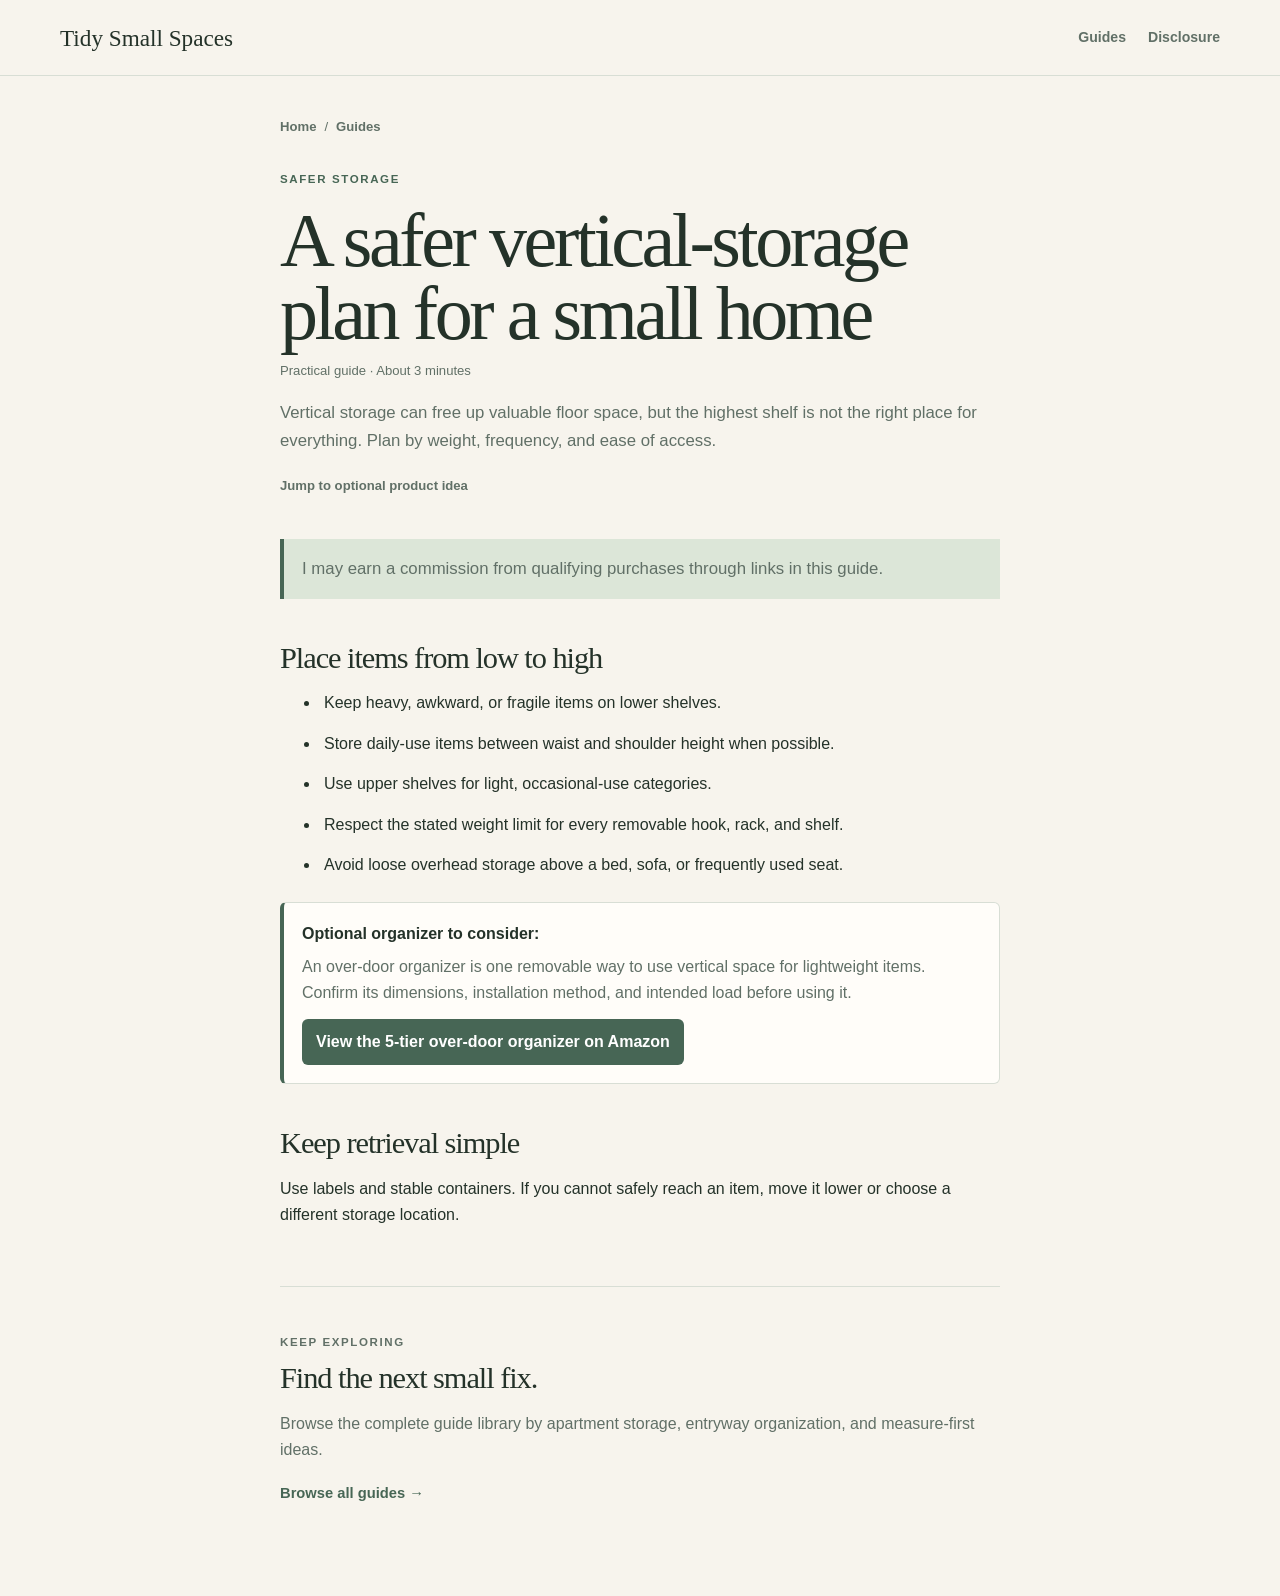
<file: guides/safer-vertical-storage.html>
<!DOCTYPE html>
<html lang="en"><head><meta charset="UTF-8" /><meta name="viewport" content="width=device-width, initial-scale=1.0" /><title>A Safer Vertical-Storage Plan for a Small Home | Tidy Small Spaces</title><link rel="stylesheet" href="../styles.css" /></head>
<body><header class="site-header"><a class="brand" href="../index.html">Tidy Small Spaces</a><nav><a href="../index.html#guides">Guides</a><a href="../disclosure.html">Disclosure</a></nav></header>
<main class="article-shell"><p class="eyebrow">Safer storage</p><h1>A safer vertical-storage plan for a small home</h1>
<p class="article-intro">Vertical storage can free up valuable floor space, but the highest shelf is not the right place for everything. Plan by weight, frequency, and ease of access.</p>
<p class="note">I may earn a commission from qualifying purchases through links in this guide.</p>
<h2>Place items from low to high</h2><ul><li>Keep heavy, awkward, or fragile items on lower shelves.</li><li>Store daily-use items between waist and shoulder height when possible.</li><li>Use upper shelves for light, occasional-use categories.</li><li>Respect the stated weight limit for every removable hook, rack, and shelf.</li><li>Avoid loose overhead storage above a bed, sofa, or frequently used seat.</li></ul>
<div class="amazon-recommendation"><strong>Optional organizer to consider:</strong><p>An over-door organizer is one removable way to use vertical space for lightweight items. Confirm its dimensions, installation method, and intended load before using it.</p><a href="https://amzn.to/4dJrKDO" rel="sponsored noopener" target="_blank">View the 5-tier over-door organizer on Amazon</a></div>
<h2>Keep retrieval simple</h2><p>Use labels and stable containers. If you cannot safely reach an item, move it lower or choose a different storage location.</p></main><script src="../article.js"></script></body></html>
</file>
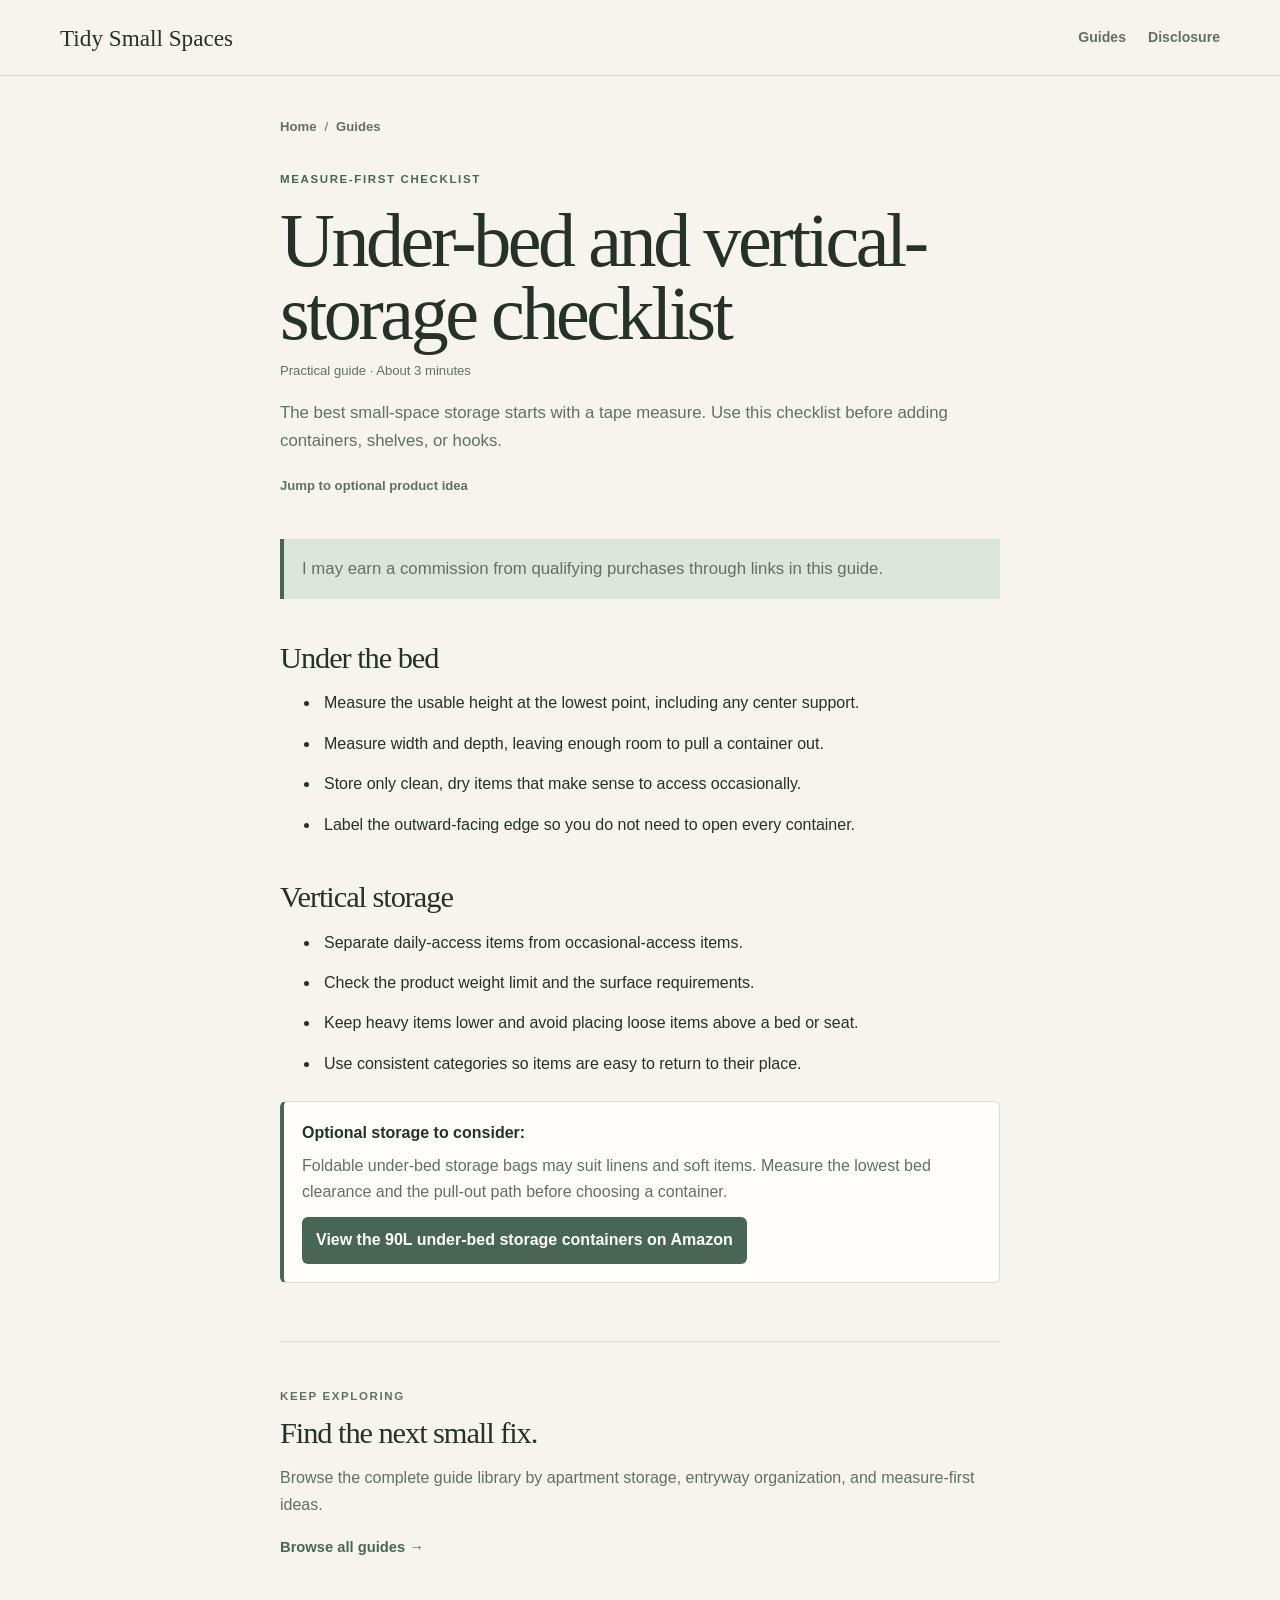
<file: guides/storage-checklist.html>
<!DOCTYPE html>
<html lang="en">
  <head>
    <meta charset="UTF-8" />
    <meta name="viewport" content="width=device-width, initial-scale=1.0" />
    <title>Under-Bed and Vertical-Storage Checklist | Tidy Small Spaces</title>
    <link rel="stylesheet" href="../styles.css" />
  </head>
  <body>
    <header class="site-header"><a class="brand" href="../index.html">Tidy Small Spaces</a><nav><a href="../index.html#guides">Guides</a><a href="../disclosure.html">Disclosure</a></nav></header>
    <main class="article-shell">
      <p class="eyebrow">Measure-first checklist</p>
      <h1>Under-bed and vertical-storage checklist</h1>
      <p class="article-intro">The best small-space storage starts with a tape measure. Use this checklist before adding containers, shelves, or hooks.</p>
      <p class="note">I may earn a commission from qualifying purchases through links in this guide.</p>
      <h2>Under the bed</h2>
      <ul>
        <li>Measure the usable height at the lowest point, including any center support.</li>
        <li>Measure width and depth, leaving enough room to pull a container out.</li>
        <li>Store only clean, dry items that make sense to access occasionally.</li>
        <li>Label the outward-facing edge so you do not need to open every container.</li>
      </ul>
      <h2>Vertical storage</h2>
      <ul>
        <li>Separate daily-access items from occasional-access items.</li>
        <li>Check the product weight limit and the surface requirements.</li>
        <li>Keep heavy items lower and avoid placing loose items above a bed or seat.</li>
        <li>Use consistent categories so items are easy to return to their place.</li>
      </ul>
      <div class="amazon-recommendation">
        <strong>Optional storage to consider:</strong>
        <p>Foldable under-bed storage bags may suit linens and soft items. Measure the lowest bed clearance and the pull-out path before choosing a container.</p>
        <a href="https://amzn.to/4dEl2Ar" rel="sponsored noopener" target="_blank">View the 90L under-bed storage containers on Amazon</a>
      </div>
    </main>
  <script src="../article.js"></script></body>
</html>
</file>
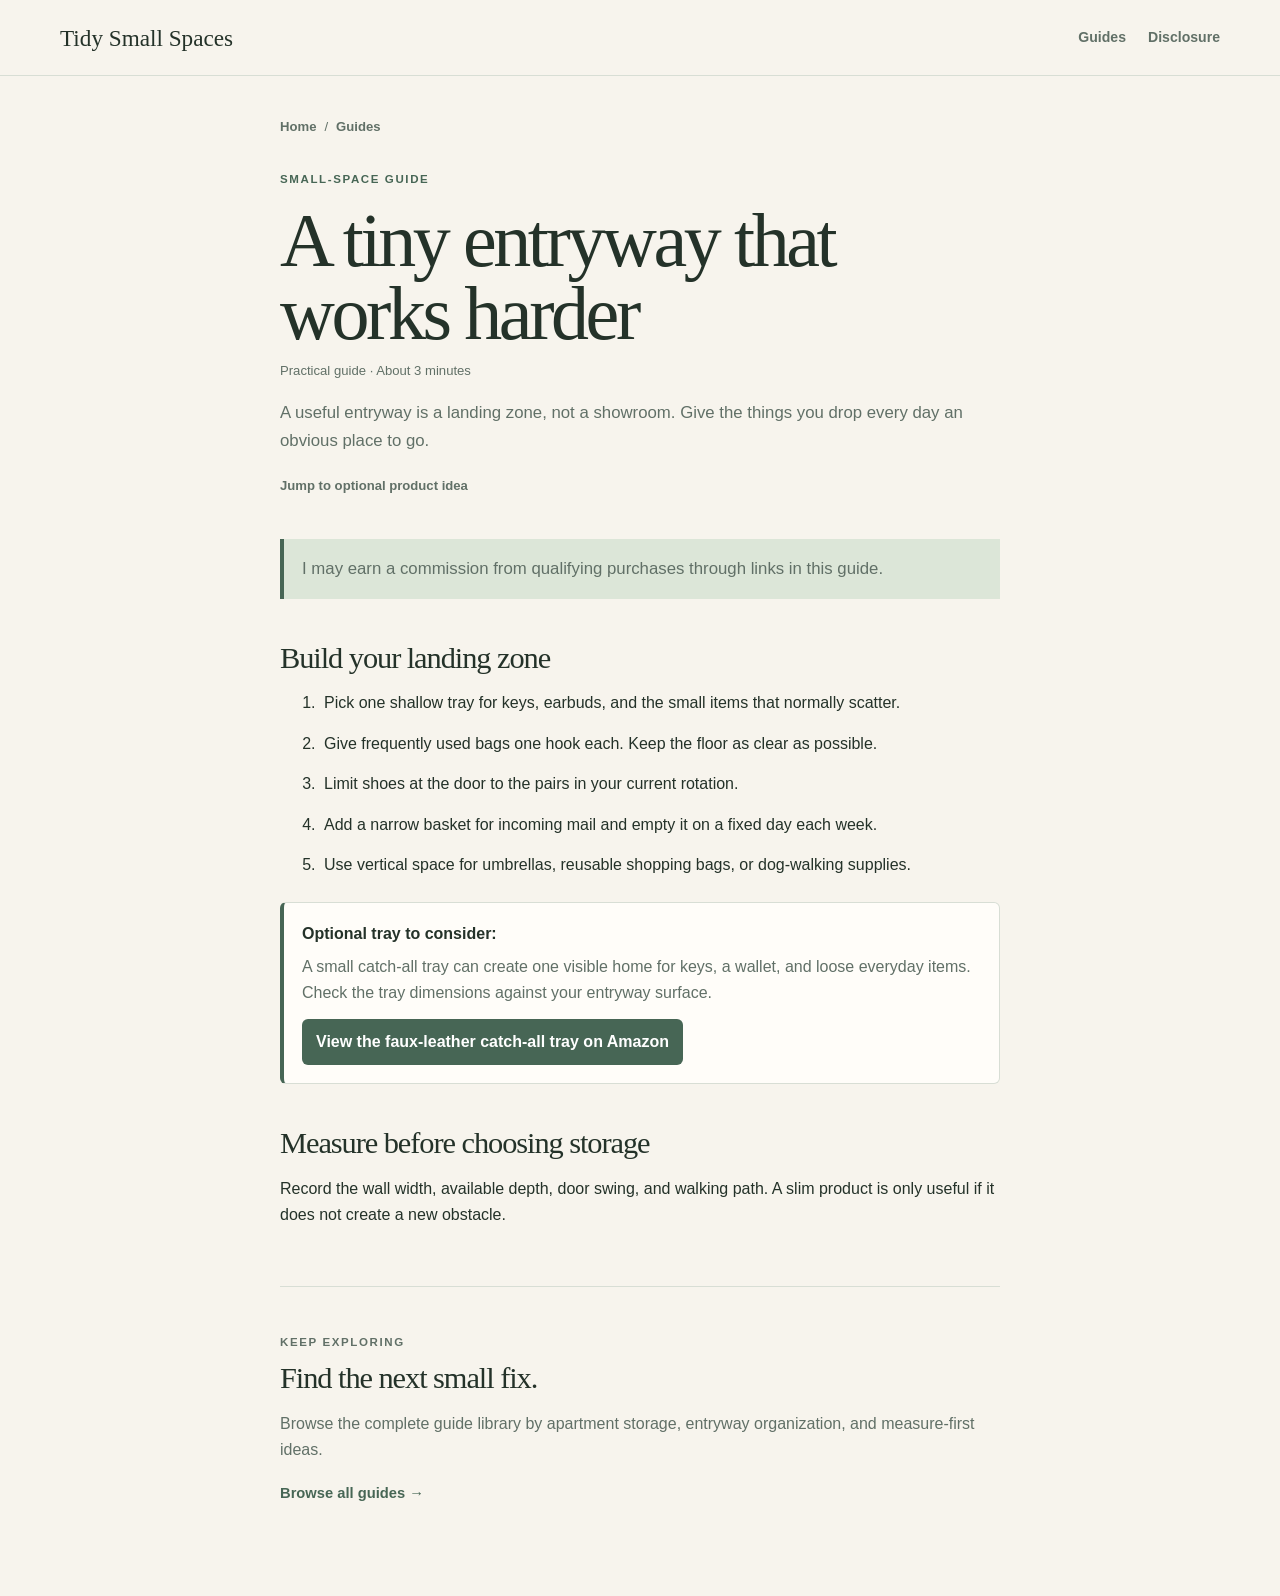
<file: guides/tiny-entryway.html>
<!DOCTYPE html>
<html lang="en">
  <head>
    <meta charset="UTF-8" />
    <meta name="viewport" content="width=device-width, initial-scale=1.0" />
    <title>A Tiny Entryway That Works Harder | Tidy Small Spaces</title>
    <link rel="stylesheet" href="../styles.css" />
  </head>
  <body>
    <header class="site-header"><a class="brand" href="../index.html">Tidy Small Spaces</a><nav><a href="../index.html#guides">Guides</a><a href="../disclosure.html">Disclosure</a></nav></header>
    <main class="article-shell">
      <p class="eyebrow">Small-space guide</p>
      <h1>A tiny entryway that works harder</h1>
      <p class="article-intro">A useful entryway is a landing zone, not a showroom. Give the things you drop every day an obvious place to go.</p>
      <p class="note">I may earn a commission from qualifying purchases through links in this guide.</p>
      <h2>Build your landing zone</h2>
      <ol>
        <li>Pick one shallow tray for keys, earbuds, and the small items that normally scatter.</li>
        <li>Give frequently used bags one hook each. Keep the floor as clear as possible.</li>
        <li>Limit shoes at the door to the pairs in your current rotation.</li>
        <li>Add a narrow basket for incoming mail and empty it on a fixed day each week.</li>
        <li>Use vertical space for umbrellas, reusable shopping bags, or dog-walking supplies.</li>
      </ol>
      <div class="amazon-recommendation">
        <strong>Optional tray to consider:</strong>
        <p>A small catch-all tray can create one visible home for keys, a wallet, and loose everyday items. Check the tray dimensions against your entryway surface.</p>
        <a href="https://amzn.to/3S9axwq" rel="sponsored noopener" target="_blank">View the faux-leather catch-all tray on Amazon</a>
      </div>
      <h2>Measure before choosing storage</h2>
      <p>Record the wall width, available depth, door swing, and walking path. A slim product is only useful if it does not create a new obstacle.</p>
    </main>
  <script src="../article.js"></script></body>
</html>
</file>
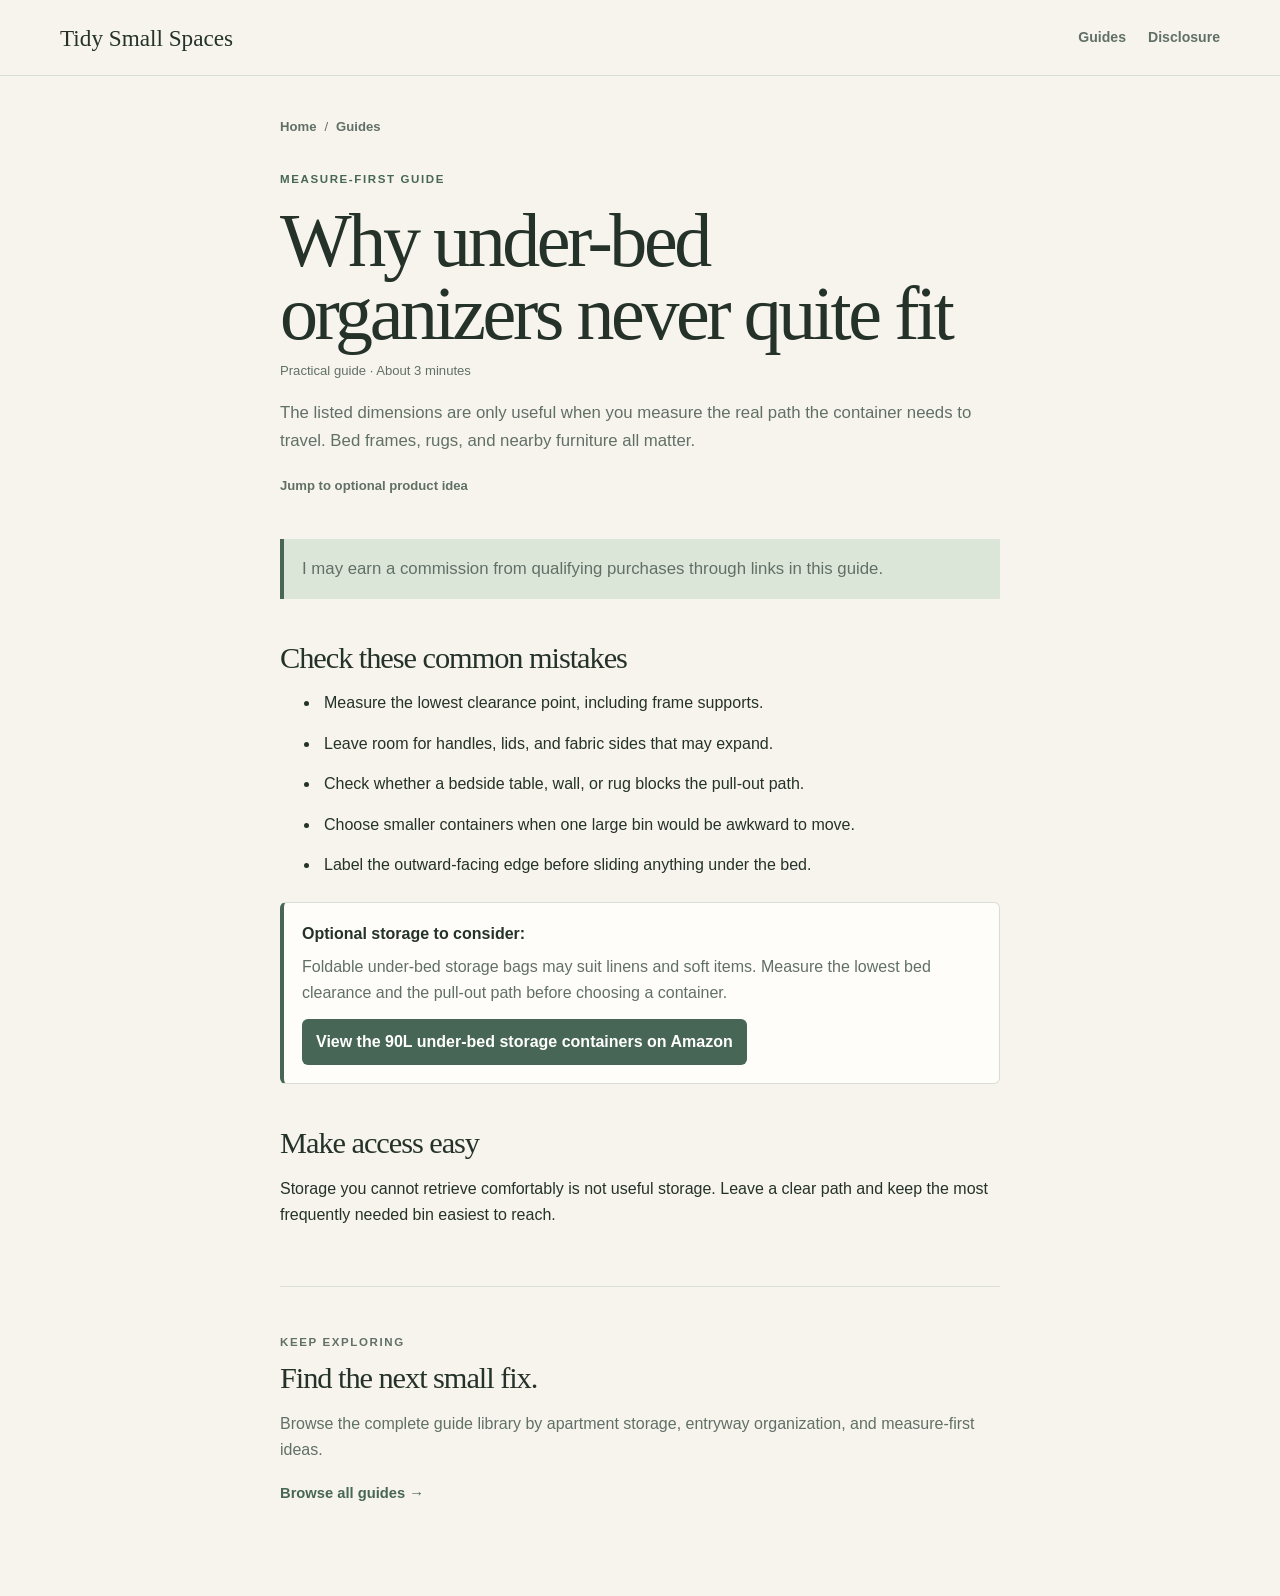
<file: guides/under-bed-fit.html>
<!DOCTYPE html>
<html lang="en"><head><meta charset="UTF-8" /><meta name="viewport" content="width=device-width, initial-scale=1.0" /><title>Why Under-Bed Organizers Never Quite Fit | Tidy Small Spaces</title><link rel="stylesheet" href="../styles.css" /></head>
<body><header class="site-header"><a class="brand" href="../index.html">Tidy Small Spaces</a><nav><a href="../index.html#guides">Guides</a><a href="../disclosure.html">Disclosure</a></nav></header>
<main class="article-shell"><p class="eyebrow">Measure-first guide</p><h1>Why under-bed organizers never quite fit</h1>
<p class="article-intro">The listed dimensions are only useful when you measure the real path the container needs to travel. Bed frames, rugs, and nearby furniture all matter.</p>
<p class="note">I may earn a commission from qualifying purchases through links in this guide.</p>
<h2>Check these common mistakes</h2><ul><li>Measure the lowest clearance point, including frame supports.</li><li>Leave room for handles, lids, and fabric sides that may expand.</li><li>Check whether a bedside table, wall, or rug blocks the pull-out path.</li><li>Choose smaller containers when one large bin would be awkward to move.</li><li>Label the outward-facing edge before sliding anything under the bed.</li></ul>
<div class="amazon-recommendation"><strong>Optional storage to consider:</strong><p>Foldable under-bed storage bags may suit linens and soft items. Measure the lowest bed clearance and the pull-out path before choosing a container.</p><a href="https://amzn.to/4dEl2Ar" rel="sponsored noopener" target="_blank">View the 90L under-bed storage containers on Amazon</a></div>
<h2>Make access easy</h2><p>Storage you cannot retrieve comfortably is not useful storage. Leave a clear path and keep the most frequently needed bin easiest to reach.</p></main><script src="../article.js"></script></body></html>
</file>
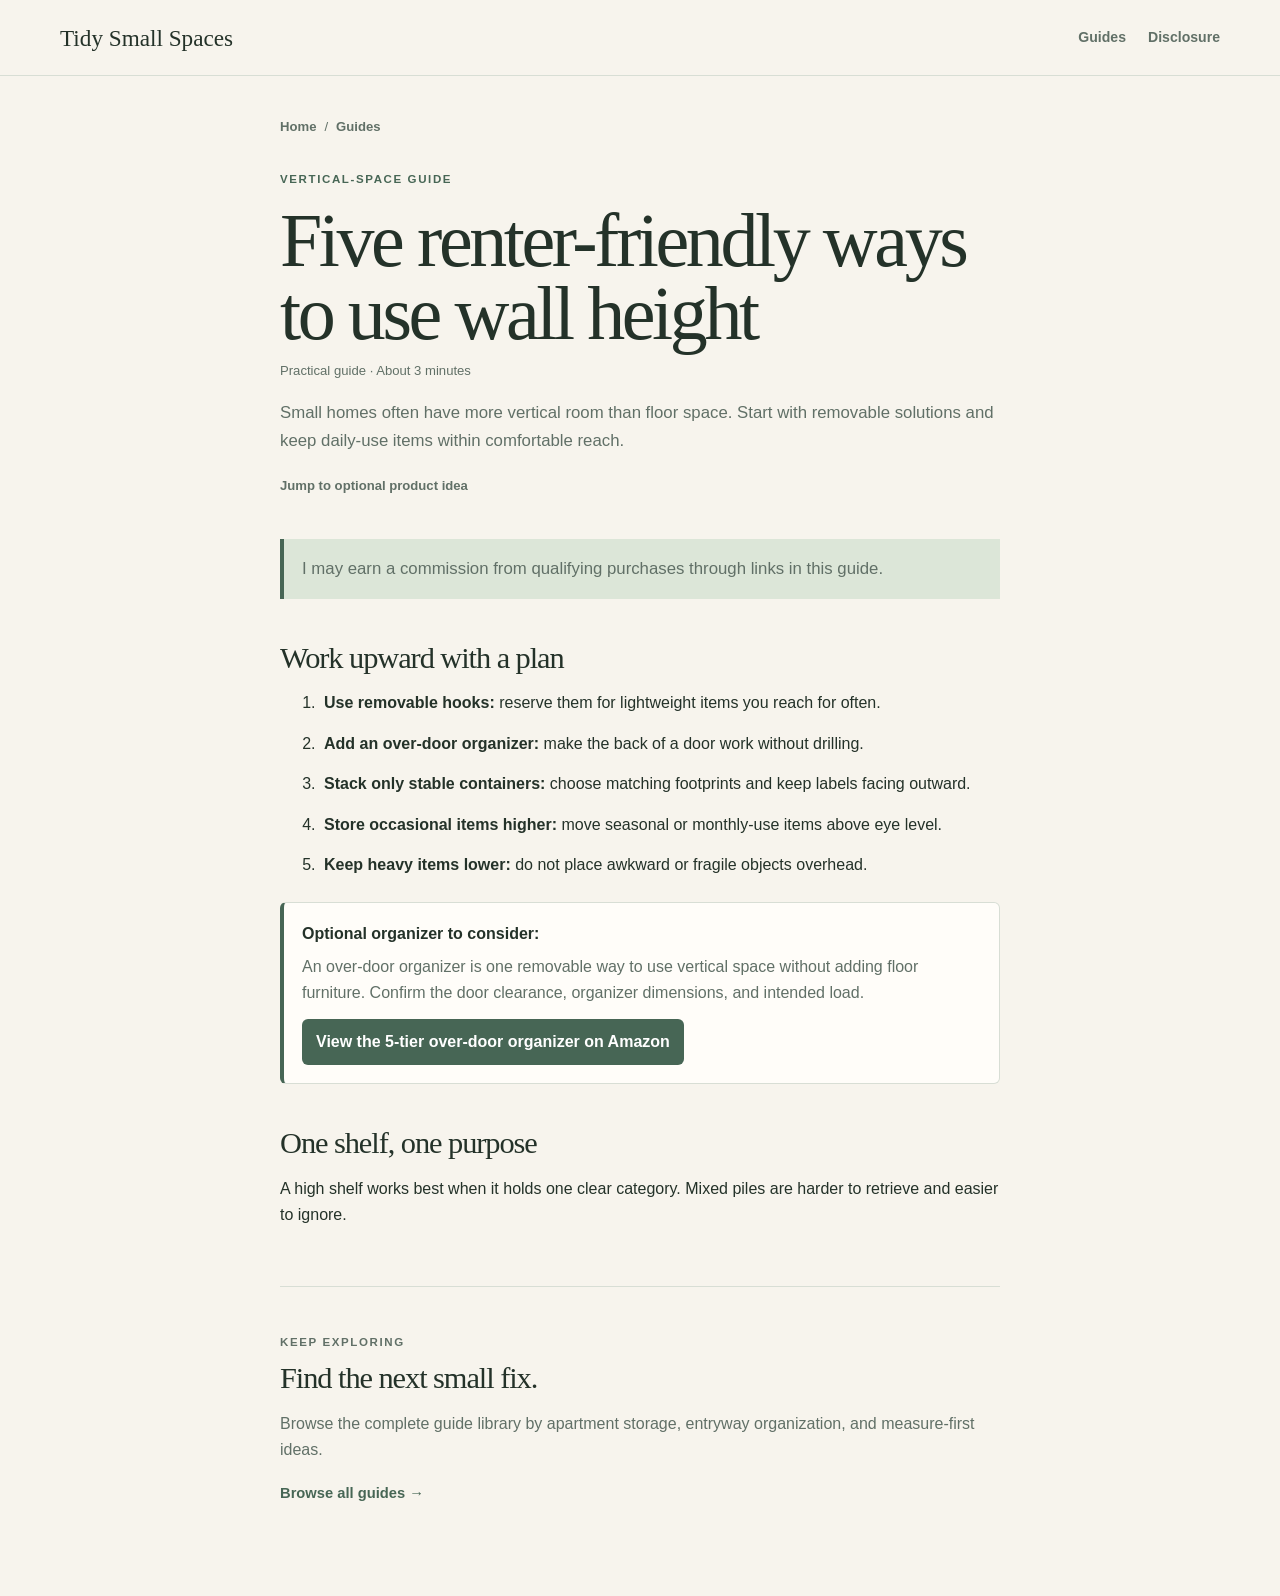
<file: guides/use-wall-height.html>
<!DOCTYPE html>
<html lang="en"><head><meta charset="UTF-8" /><meta name="viewport" content="width=device-width, initial-scale=1.0" /><title>Five Renter-Friendly Ways to Use Wall Height | Tidy Small Spaces</title><link rel="stylesheet" href="../styles.css" /></head>
<body><header class="site-header"><a class="brand" href="../index.html">Tidy Small Spaces</a><nav><a href="../index.html#guides">Guides</a><a href="../disclosure.html">Disclosure</a></nav></header>
<main class="article-shell"><p class="eyebrow">Vertical-space guide</p><h1>Five renter-friendly ways to use wall height</h1>
<p class="article-intro">Small homes often have more vertical room than floor space. Start with removable solutions and keep daily-use items within comfortable reach.</p>
<p class="note">I may earn a commission from qualifying purchases through links in this guide.</p>
<h2>Work upward with a plan</h2><ol><li><strong>Use removable hooks:</strong> reserve them for lightweight items you reach for often.</li><li><strong>Add an over-door organizer:</strong> make the back of a door work without drilling.</li><li><strong>Stack only stable containers:</strong> choose matching footprints and keep labels facing outward.</li><li><strong>Store occasional items higher:</strong> move seasonal or monthly-use items above eye level.</li><li><strong>Keep heavy items lower:</strong> do not place awkward or fragile objects overhead.</li></ol>
<div class="amazon-recommendation"><strong>Optional organizer to consider:</strong><p>An over-door organizer is one removable way to use vertical space without adding floor furniture. Confirm the door clearance, organizer dimensions, and intended load.</p><a href="https://amzn.to/4dJrKDO" rel="sponsored noopener" target="_blank">View the 5-tier over-door organizer on Amazon</a></div>
<h2>One shelf, one purpose</h2><p>A high shelf works best when it holds one clear category. Mixed piles are harder to retrieve and easier to ignore.</p></main><script src="../article.js"></script></body></html>
</file>
<file: styles.css>
:root {
  --ink: #243229;
  --muted: #617067;
  --cream: #f7f4ed;
  --paper: #fffdf9;
  --sage: #dce6d8;
  --leaf: #476655;
  --clay: #d7a276;
  --line: #d8ded5;
  --shadow: 0 4px 14px rgba(52, 71, 60, 0.1);
}

* {
  box-sizing: border-box;
}

html {
  scroll-behavior: smooth;
}

body {
  margin: 0;
  background: var(--cream);
  color: var(--ink);
  font-family: "Inter", Arial, sans-serif;
  font-size: 16px;
  line-height: 1.65;
}

a {
  color: inherit;
}

a:focus-visible {
  outline: 3px solid var(--clay);
  outline-offset: 4px;
}

.site-header,
main,
footer {
  width: min(1160px, calc(100% - 40px));
  margin-inline: auto;
}

.site-header {
  align-items: center;
  display: flex;
  justify-content: space-between;
  min-height: 76px;
}

.site-header::after {
  background: var(--line);
  bottom: 0;
  content: "";
  height: 1px;
  left: calc(50% - 50vw);
  position: absolute;
  width: 100vw;
}

.site-header {
  position: relative;
}

.brand,
h1,
h2 {
  font-family: "DM Serif Display", Georgia, serif;
  font-weight: 400;
}

.brand {
  align-items: center;
  color: var(--ink);
  display: flex;
  gap: 10px;
  font-size: 1.45rem;
  text-decoration: none;
}

.brand img {
  border-radius: 50%;
  height: 38px;
  width: 38px;
}

nav,
footer div {
  display: flex;
  gap: 22px;
}

nav a,
footer a {
  color: var(--muted);
  font-size: 0.88rem;
  font-weight: 600;
  text-decoration: none;
}

nav a:hover,
footer a:hover,
.guide-card a:hover {
  color: var(--leaf);
}

.hero {
  display: grid;
  gap: 56px;
  grid-template-columns: 1.15fr 0.85fr;
  min-height: 560px;
  padding: 76px 0 68px;
}

.hero-copy {
  align-self: center;
  max-width: 700px;
}

.eyebrow,
.guide-number,
.board-label {
  color: var(--leaf);
  font-size: 0.72rem;
  font-weight: 700;
  letter-spacing: 0.14em;
  text-transform: uppercase;
}

h1 {
  font-size: clamp(3.35rem, 6vw, 5.8rem);
  letter-spacing: -0.045em;
  line-height: 0.96;
  margin: 15px 0 24px;
}

h2 {
  font-size: clamp(2.2rem, 4vw, 4rem);
  letter-spacing: -0.035em;
  line-height: 1.04;
  margin: 8px 0 16px;
}

h3 {
  font-size: 1.05rem;
  line-height: 1.35;
  margin: 10px 0;
}

.hero-intro,
.section-heading p {
  color: var(--muted);
  max-width: 620px;
}

.button {
  background: var(--ink);
  border-radius: 6px;
  color: #fff;
  display: inline-block;
  font-size: 0.9rem;
  font-weight: 700;
  margin-top: 18px;
  padding: 14px 20px;
  text-decoration: none;
}

.button:hover {
  background: var(--leaf);
}

.hero-actions {
  align-items: center;
  display: flex;
  flex-wrap: wrap;
  gap: 20px;
}

.text-link {
  color: var(--leaf);
  font-size: 0.92rem;
  font-weight: 700;
  text-decoration: none;
}

.text-link:hover {
  text-decoration: underline;
}

.hero-board {
  align-self: center;
  background: var(--sage);
  border-radius: 10px;
  box-shadow: var(--shadow);
  padding: 36px;
  transform: rotate(1deg);
}

.board-label {
  display: block;
  margin-bottom: 24px;
}

.board-card {
  align-items: center;
  background: var(--paper);
  border: 1px solid var(--line);
  display: flex;
  gap: 20px;
  margin-top: 12px;
  padding: 16px;
}

.board-card span,
.principle-grid span {
  color: var(--clay);
  font-family: "DM Serif Display", Georgia, serif;
  font-size: 1.75rem;
}

.board-card p {
  font-weight: 600;
  margin: 0;
}

.principles {
  border-bottom: 1px solid var(--line);
  border-top: 1px solid var(--line);
  display: grid;
  gap: 38px;
  grid-template-columns: 0.9fr 1.1fr;
  padding: 72px 0;
}

.topic-strip {
  border-bottom: 1px solid var(--line);
  border-top: 1px solid var(--line);
  display: flex;
  flex-wrap: wrap;
  gap: 12px 28px;
  padding: 18px 0;
}

.topic-strip a {
  color: var(--leaf);
  font-size: 0.88rem;
  font-weight: 700;
  text-decoration: none;
}

.topic-strip a:hover {
  text-decoration: underline;
}

.principle-grid {
  display: grid;
  gap: 24px;
  grid-template-columns: repeat(3, 1fr);
}

.principle-grid p,
.guide-card p {
  color: var(--muted);
  font-size: 0.91rem;
  margin: 0;
}

.guide-section {
  padding: 92px 0 110px;
}

.section-heading {
  align-items: end;
  display: flex;
  gap: 40px;
  justify-content: space-between;
}

.guide-grid {
  display: grid;
  gap: 16px;
  grid-template-columns: repeat(3, 1fr);
  margin-top: 38px;
}

.guide-group {
  scroll-margin-top: 20px;
  padding-top: 50px;
}

.guide-group + .guide-group {
  border-top: 1px solid var(--line);
  margin-top: 58px;
}

.guide-group-heading h3 {
  font-family: "DM Serif Display", Georgia, serif;
  font-size: 2rem;
  font-weight: 400;
  margin: 5px 0 0;
}

.guide-card {
  background: var(--paper);
  border: 1px solid var(--line);
  border-radius: 8px;
  display: flex;
  flex-direction: column;
  min-height: 238px;
  padding: 26px;
}

.guide-card h3 {
  font-size: 1.27rem;
}

.guide-card a {
  color: var(--ink);
  font-size: 0.86rem;
  font-weight: 700;
  margin-top: auto;
  padding-top: 26px;
  text-decoration: none;
}

.guide-card:hover {
  border-color: #b7c5b7;
  box-shadow: 0 3px 10px rgba(52, 71, 60, 0.08);
}

footer {
  align-items: center;
  border-top: 1px solid var(--line);
  color: var(--muted);
  display: flex;
  font-size: 0.82rem;
  justify-content: space-between;
  padding: 22px 0 34px;
}

.article-shell {
  width: min(720px, calc(100% - 40px));
  margin: 40px auto 90px;
}

.article-shell h1 {
  font-size: clamp(2.75rem, 6vw, 4.75rem);
  margin-bottom: 10px;
}

.article-intro,
.note {
  color: var(--muted);
  font-size: 1.05rem;
}

.article-shell h2 {
  font-size: 1.9rem;
  margin-top: 44px;
}

.article-shell li {
  margin: 14px 0;
  padding-left: 4px;
}

.breadcrumb {
  display: flex;
  gap: 8px;
  margin-bottom: 32px;
}

.breadcrumb,
.breadcrumb a,
.article-meta,
.article-jump {
  color: var(--muted);
  font-size: 0.82rem;
}

.breadcrumb a,
.article-jump {
  font-weight: 700;
  text-decoration: none;
}

.breadcrumb a:hover,
.article-jump:hover {
  color: var(--leaf);
  text-decoration: underline;
}

.article-meta {
  margin: 0 0 18px;
}

.article-jump {
  display: inline-block;
  margin: 4px 0 8px;
}

.note {
  background: var(--sage);
  border-left: 4px solid var(--leaf);
  margin: 34px 0;
  padding: 16px 18px;
}

.product-placeholder {
  background: var(--paper);
  border: 1px dashed var(--leaf);
  border-radius: 6px;
  color: var(--muted);
  margin: 24px 0;
  padding: 16px;
}

.amazon-recommendation {
  background: var(--paper);
  border: 1px solid var(--line);
  border-left: 4px solid var(--leaf);
  border-radius: 6px;
  margin: 24px 0;
  padding: 18px;
}

.amazon-recommendation p {
  color: var(--muted);
  margin: 6px 0 12px;
}

.amazon-recommendation a {
  background: var(--leaf);
  border-radius: 6px;
  color: #fff;
  display: inline-block;
  font-weight: 700;
  padding: 10px 14px;
  text-decoration: none;
}

.amazon-recommendation a:hover {
  background: var(--ink);
}

.article-next {
  border-top: 1px solid var(--line);
  margin-top: 58px;
  padding-top: 34px;
}

.article-next h2 {
  margin: 7px 0 8px;
}

.article-next p {
  color: var(--muted);
}

@media (max-width: 760px) {
  nav {
    gap: 14px;
  }

  nav a:nth-child(2) {
    display: none;
  }

  .hero,
  .principles {
    grid-template-columns: 1fr;
  }

  .hero {
    gap: 35px;
    min-height: auto;
    padding: 58px 0 68px;
  }

  h1 {
    font-size: clamp(3rem, 15vw, 4.25rem);
  }

  .article-shell h1 {
    font-size: clamp(2.5rem, 13vw, 3.7rem);
  }

  .hero-board {
    transform: none;
  }

  .principle-grid,
  .guide-grid {
    grid-template-columns: 1fr;
  }

  .section-heading,
  footer {
    align-items: start;
    flex-direction: column;
    gap: 10px;
  }

  .guide-group {
    padding-top: 38px;
  }
}
</file>
